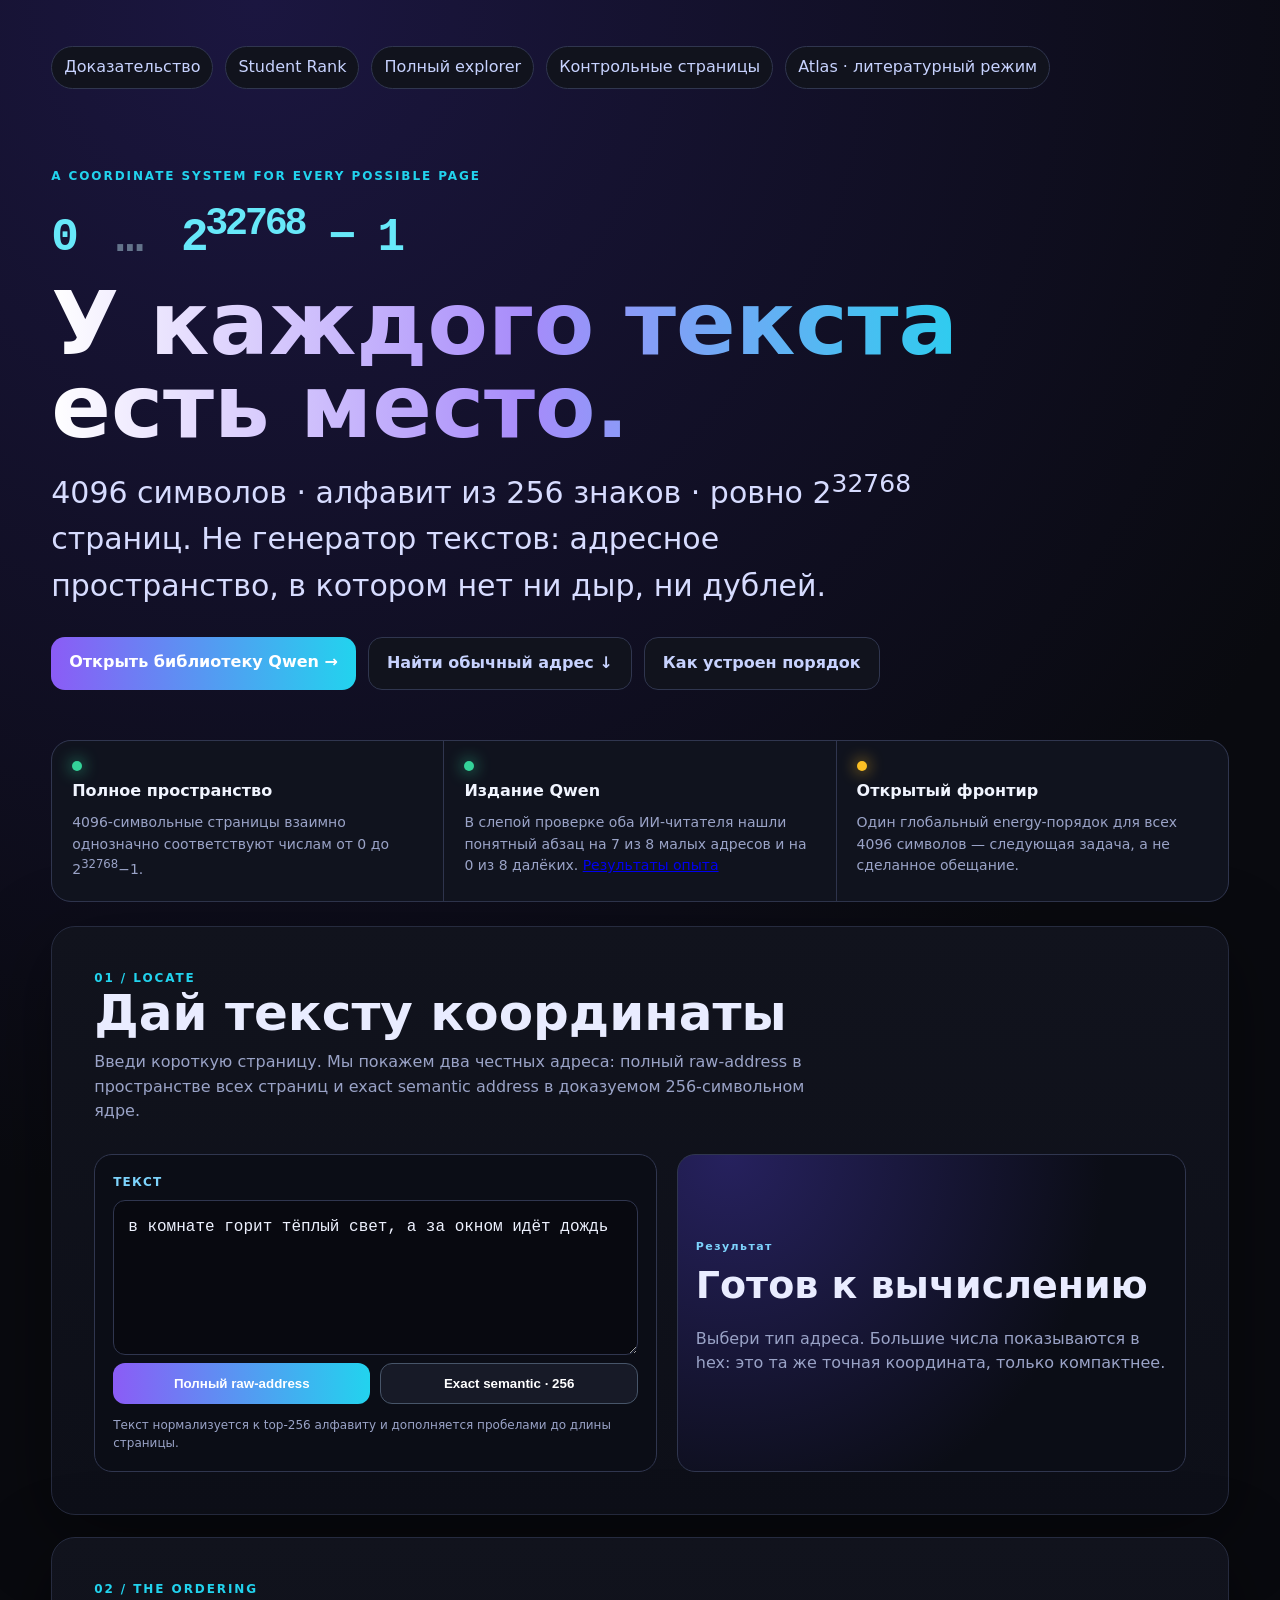
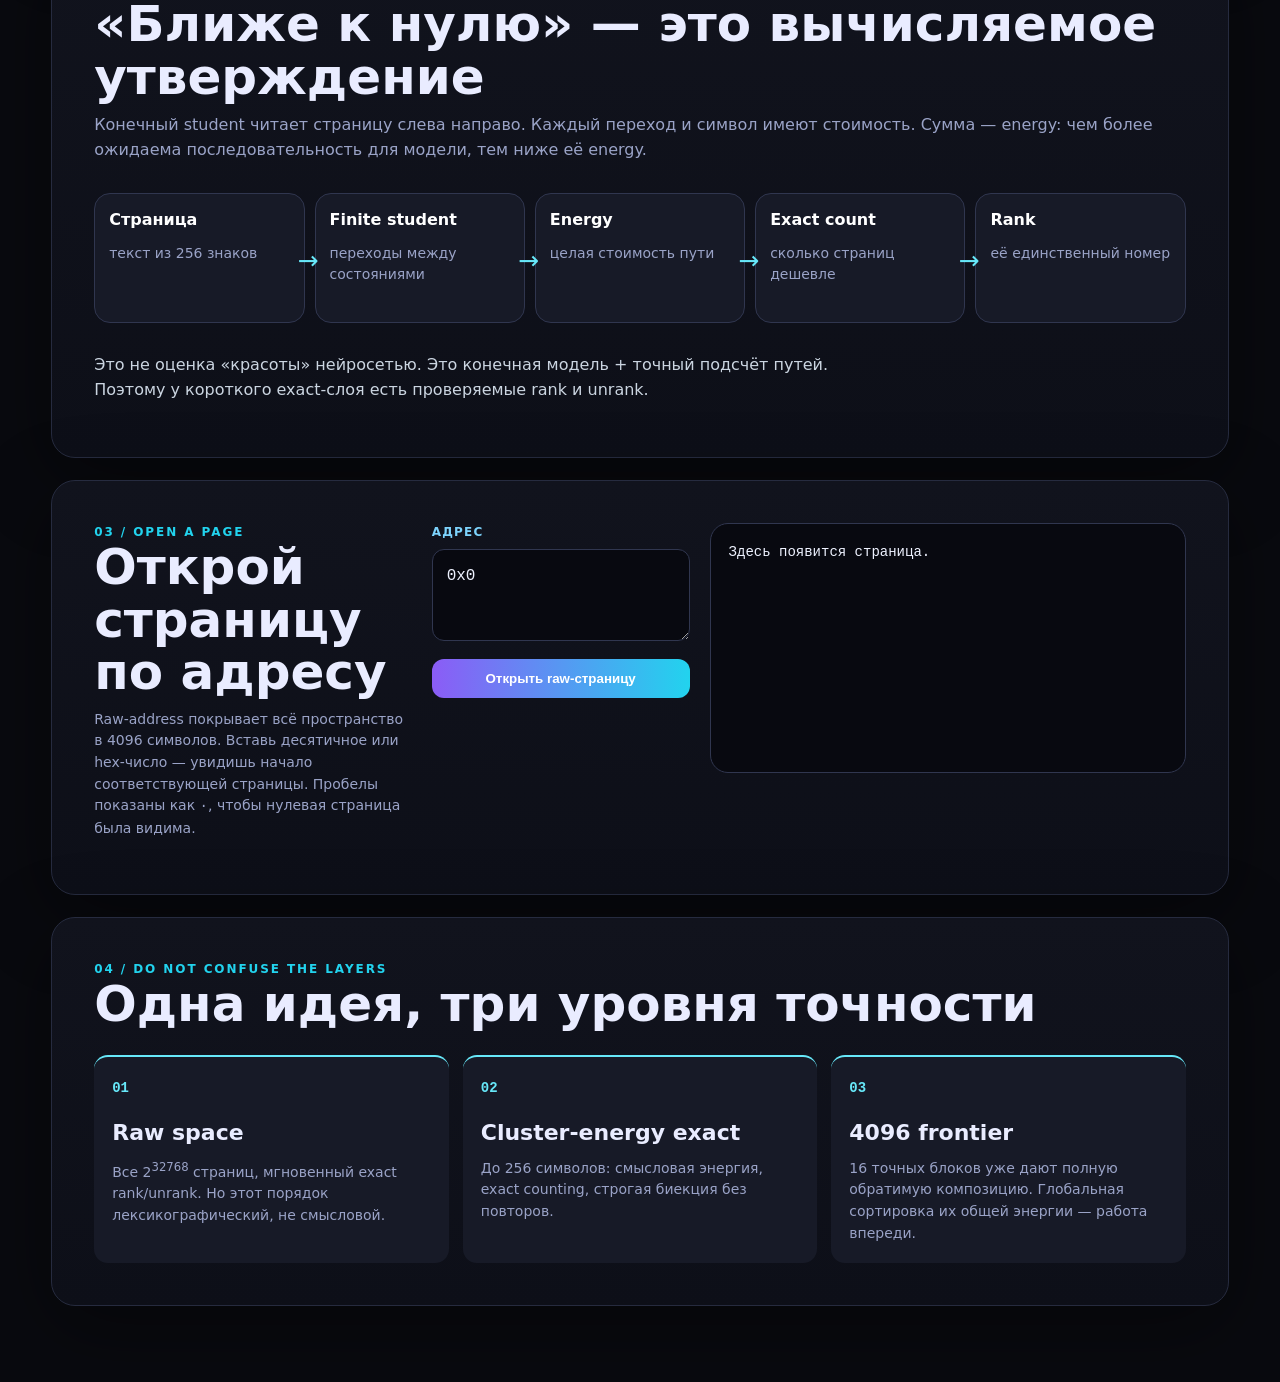
<file: site/index.html>
<!doctype html>
<html lang="ru">
<head>
  <meta charset="utf-8" />
  <meta name="viewport" content="width=device-width, initial-scale=1" />
  <title>Топология пространства всех текстов</title>
  <link rel="stylesheet" href="assets/style.css" />
</head>
<body>
  <main class="addressMain">
    <nav class="topnav" aria-label="Разделы проекта">
      <a href="proof.html">Доказательство</a><a href="student-rank.html">Student Rank</a><a href="search.html">Полный explorer</a><a href="walk.html">Контрольные страницы</a><a href="atlas.html">Atlas · литературный режим</a>
    </nav>

    <section class="hero addressHero">
      <div class="kicker">A coordinate system for every possible page</div>
      <p class="heroNumber">0 <span>…</span> 2<sup>32768</sup> − 1</p>
      <h1>У каждого текста<br>есть место.</h1>
      <p class="lead">4096 символов · алфавит из 256 знаков · ровно 2<sup>32768</sup> страниц. Не генератор текстов: адресное пространство, в котором нет ни дыр, ни дублей.</p>
      <div class="heroActions"><a class="heroButton" href="search.html?mode=qwen_reference_v1">Открыть библиотеку Qwen →</a><a class="quietButton" href="#locate">Найти обычный адрес ↓</a><a class="quietButton" href="#how">Как устроен порядок</a></div>
    </section>

    <section class="truthStrip" aria-label="Статус доказательств">
      <article><span class="truthDot proven"></span><strong>Полное пространство</strong><p>4096-символьные страницы взаимно однозначно соответствуют числам от 0 до 2<sup>32768</sup>−1.</p></article>
      <article><span class="truthDot proven"></span><strong>Издание Qwen</strong><p>В слепой проверке оба ИИ-читателя нашли понятный абзац на 7 из 8 малых адресов и на 0 из 8 далёких. <a href="search.html?mode=qwen_reference_v1#qwenFeatured">Результаты опыта</a></p></article>
      <article><span class="truthDot open"></span><strong>Открытый фронтир</strong><p>Один глобальный energy-порядок для всех 4096 символов — следующая задача, а не сделанное обещание.</p></article>
    </section>

    <section id="locate" class="instrument panel">
      <div class="instrumentIntro"><div class="kicker">01 / Locate</div><h2>Дай тексту координаты</h2><p>Введи короткую страницу. Мы покажем два честных адреса: полный raw-address в пространстве всех страниц и exact semantic address в доказуемом 256-символьном ядре.</p></div>
      <div class="instrumentGrid">
        <div class="inputSide">
          <label for="addressText">Текст</label>
          <textarea id="addressText" spellcheck="false">в комнате горит тёплый свет, а за окном идёт дождь</textarea>
          <div class="buttonRow"><button id="rawLocate" type="button">Полный raw-address</button><button id="semanticLocate" type="button" class="secondaryAction">Exact semantic · 256</button></div>
          <p class="fieldNote">Текст нормализуется к top-256 алфавиту и дополняется пробелами до длины страницы.</p>
        </div>
        <div class="answerSide" aria-live="polite">
          <div class="answerLabel">Результат</div><div id="locateStatus" class="answerTitle">Готов к вычислению</div>
          <div id="locateFacts" class="answerFacts"><p>Выбери тип адреса. Большие числа показываются в hex: это та же точная координата, только компактнее.</p></div>
        </div>
      </div>
    </section>

    <section id="how" class="panel explanation">
      <div><div class="kicker">02 / The ordering</div><h2>«Ближе к нулю» — это вычисляемое утверждение</h2><p>Конечный student читает страницу слева направо. Каждый переход и символ имеют стоимость. Сумма — energy: чем более ожидаема последовательность для модели, тем ниже её energy.</p></div>
      <ol class="energyFlow"><li><b>Страница</b><span>текст из 256 знаков</span></li><li><b>Finite student</b><span>переходы между состояниями</span></li><li><b>Energy</b><span>целая стоимость пути</span></li><li><b>Exact count</b><span>сколько страниц дешевле</span></li><li><b>Rank</b><span>её единственный номер</span></li></ol>
      <p class="caveat">Это не оценка «красоты» нейросетью. Это конечная модель + точный подсчёт путей. Поэтому у короткого exact-слоя есть проверяемые rank и unrank.</p>
    </section>

    <section class="panel addressReader">
      <div class="readerIntro"><div class="kicker">03 / Open a page</div><h2>Открой страницу по адресу</h2><p>Raw-address покрывает всё пространство в 4096 символов. Вставь десятичное или hex-число — увидишь начало соответствующей страницы. Пробелы показаны как <code>·</code>, чтобы нулевая страница была видима.</p></div>
      <div class="readerControls"><label for="rankInput">Адрес</label><textarea id="rankInput" spellcheck="false">0x0</textarea><button id="openRaw" type="button">Открыть raw-страницу</button></div>
      <pre id="pageResult" class="page addressPage">Здесь появится страница.</pre>
    </section>

    <section class="panel comparison">
      <div class="kicker">04 / Do not confuse the layers</div><h2>Одна идея, три уровня точности</h2>
      <div class="layerGrid">
        <article><span>01</span><h3>Raw space</h3><p>Все 2<sup>32768</sup> страниц, мгновенный exact rank/unrank. Но этот порядок лексикографический, не смысловой.</p></article>
        <article><span>02</span><h3>Cluster-energy exact</h3><p>До 256 символов: смысловая энергия, exact counting, строгая биекция без повторов.</p></article>
        <article><span>03</span><h3>4096 frontier</h3><p>16 точных блоков уже дают полную обратимую композицию. Глобальная сортировка их общей энергии — работа впереди.</p></article>
      </div>
    </section>
  </main>
  <script src="assets/address-space.js?v=20260817"></script>
</body>
</html>
</file>
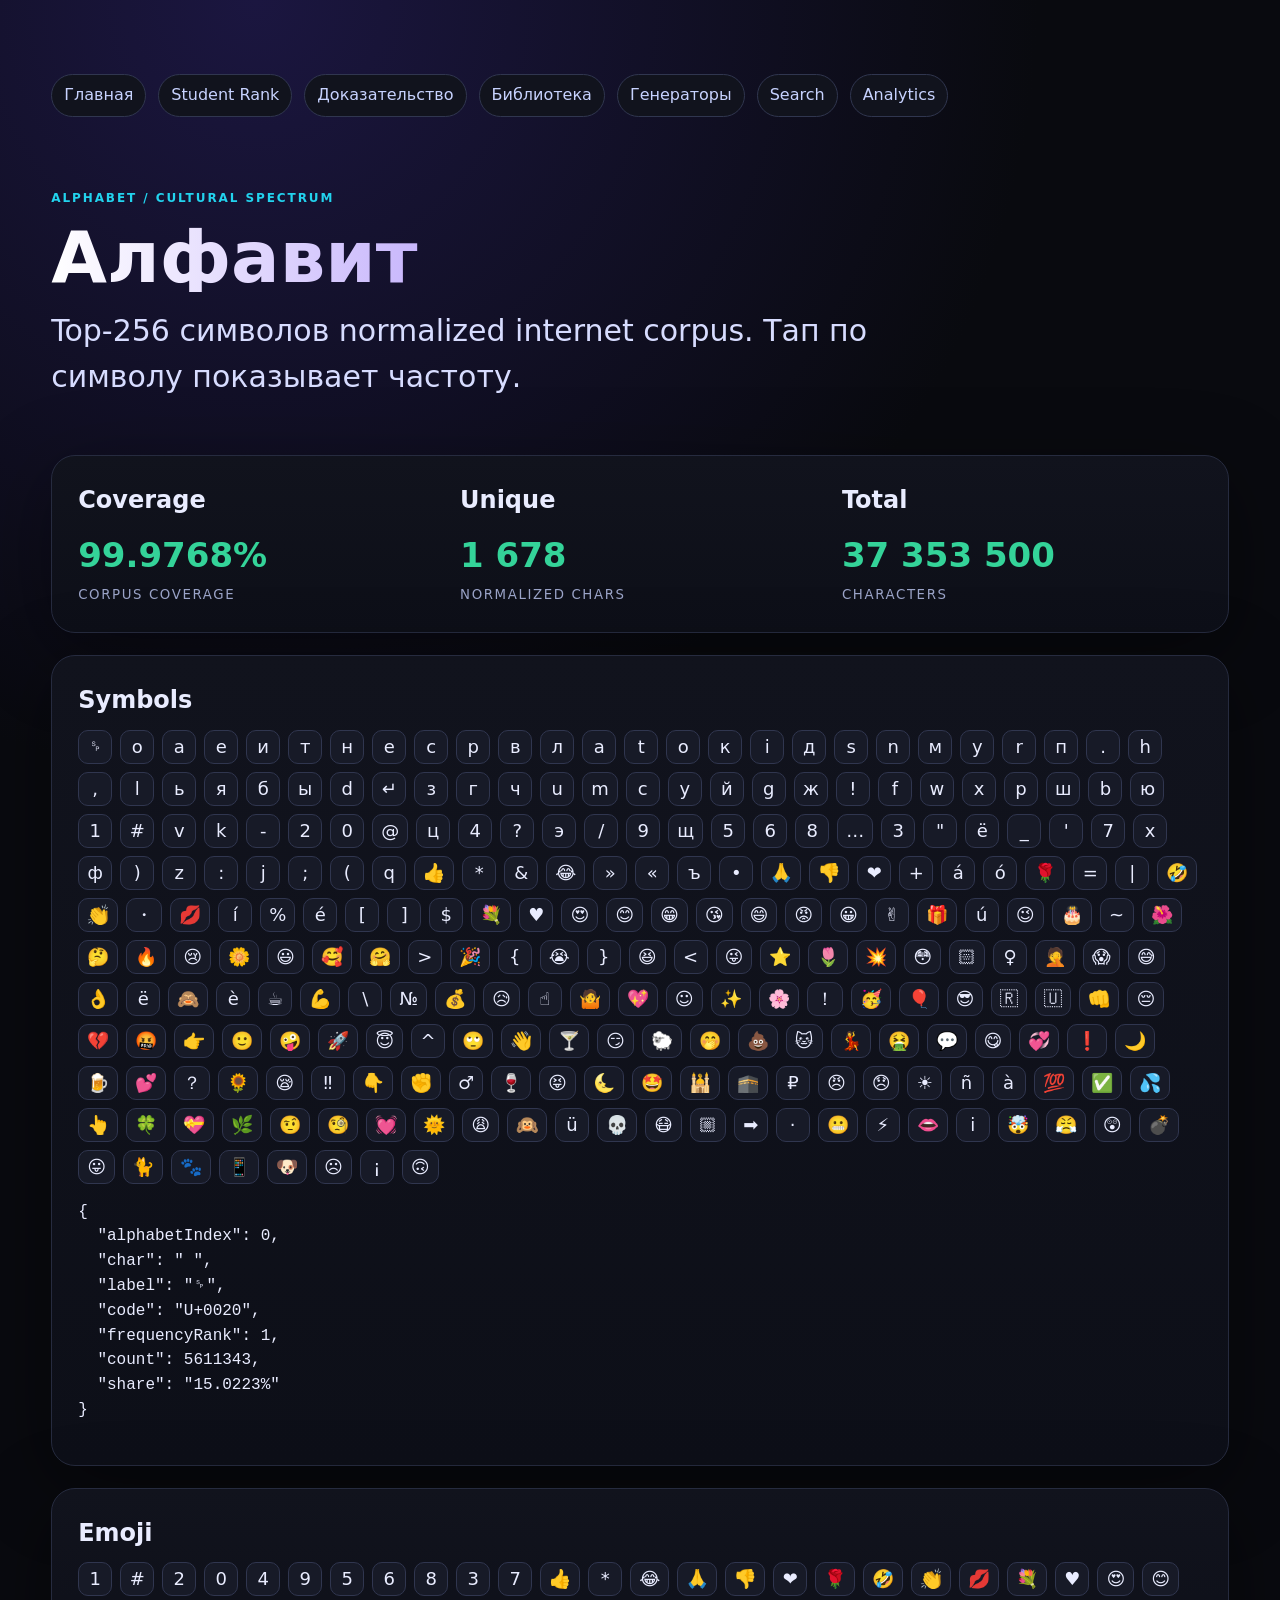
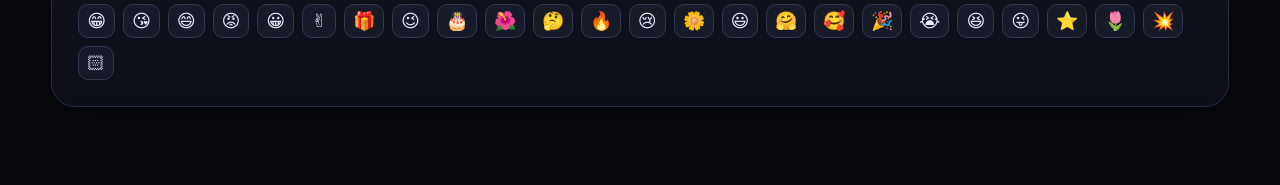
<file: site/alphabet.html>
<!doctype html>
<html lang="ru">
<head><meta charset="utf-8" /><meta name="viewport" content="width=device-width, initial-scale=1" /><title>Babel — Alphabet</title><link rel="stylesheet" href="assets/style.css" /></head>
<body><main>
  <nav class="topnav"><a href="/">Главная</a><a href="student-rank.html">Student Rank</a><a href="proof.html">Доказательство</a><a href="library.html">Библиотека</a><a href="generate.html">Генераторы</a><a href="search.html">Search</a><a href="analytics.html">Analytics</a></nav>
  <section class="hero compact"><div class="kicker">Alphabet / cultural spectrum</div><h1>Алфавит</h1><p class="lead">Top-256 символов normalized internet corpus. Тап по символу показывает частоту.</p></section>
  <section class="panel grid"><div><h2>Coverage</h2><div class="stat"><span id="coverage">…</span><small>corpus coverage</small></div></div><div><h2>Unique</h2><div class="stat"><span id="unique">…</span><small>normalized chars</small></div></div><div><h2>Total</h2><div class="stat"><span id="total">…</span><small>characters</small></div></div></section>
  <section class="panel"><h2>Symbols</h2><div id="alphabet" class="alphabet"></div><pre id="charInfo" class="result smallResult"></pre></section>
  <section class="panel"><h2>Emoji</h2><div id="emoji" class="emoji"></div></section>
</main><script src="assets/shared.js"></script><script src="assets/alphabet.js"></script></body></html>
</file>
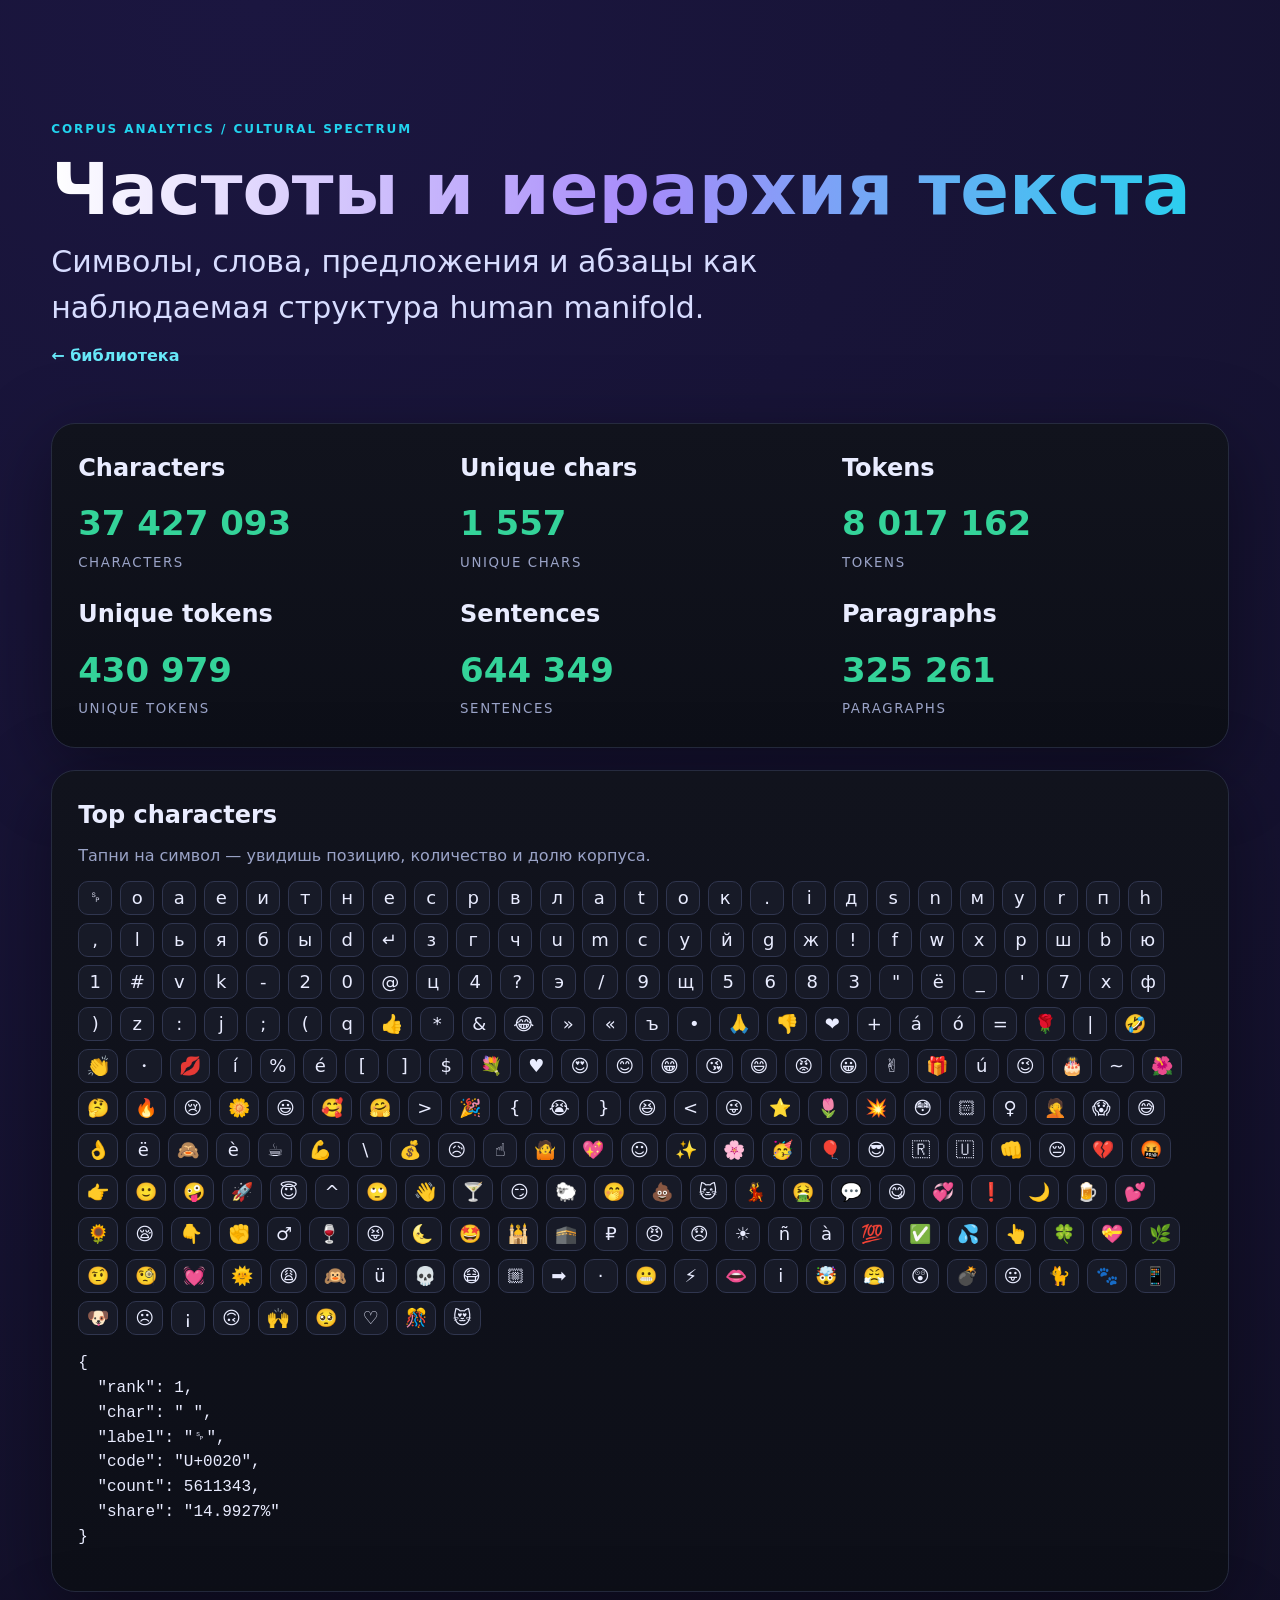
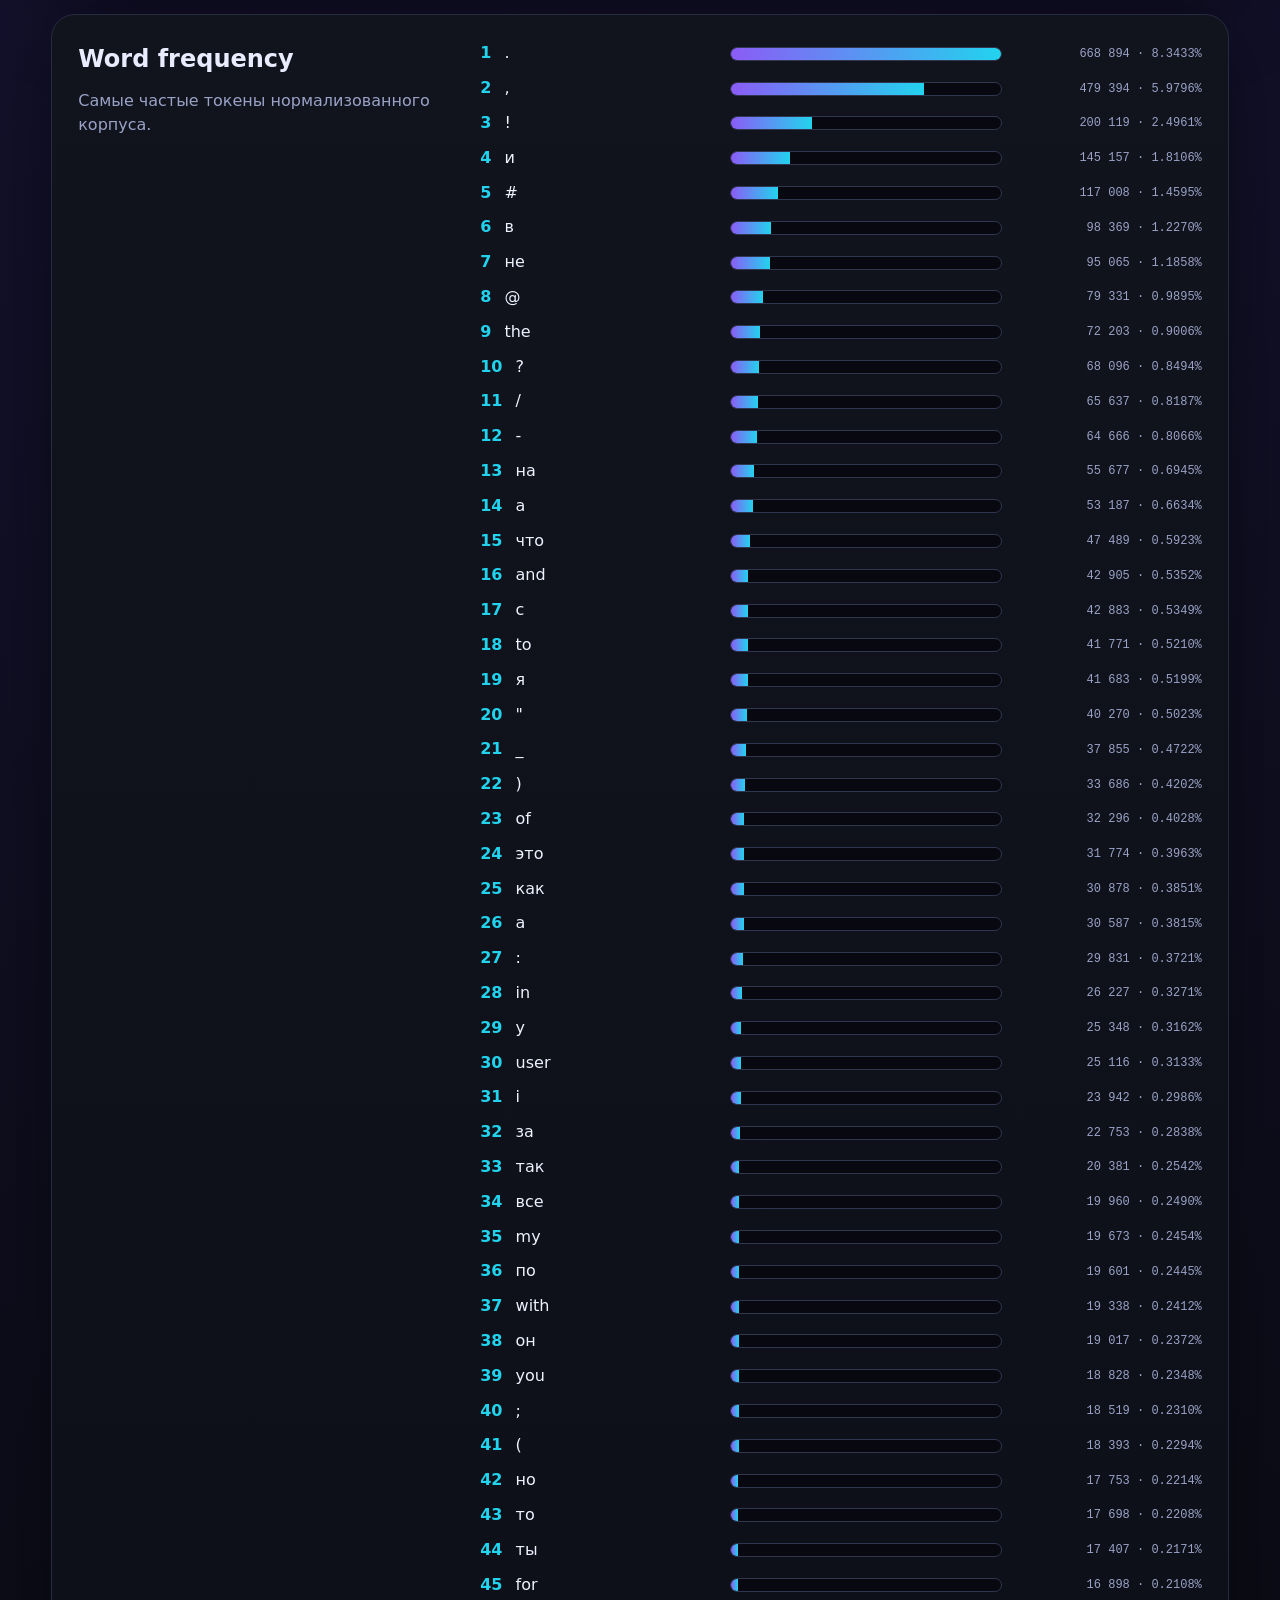
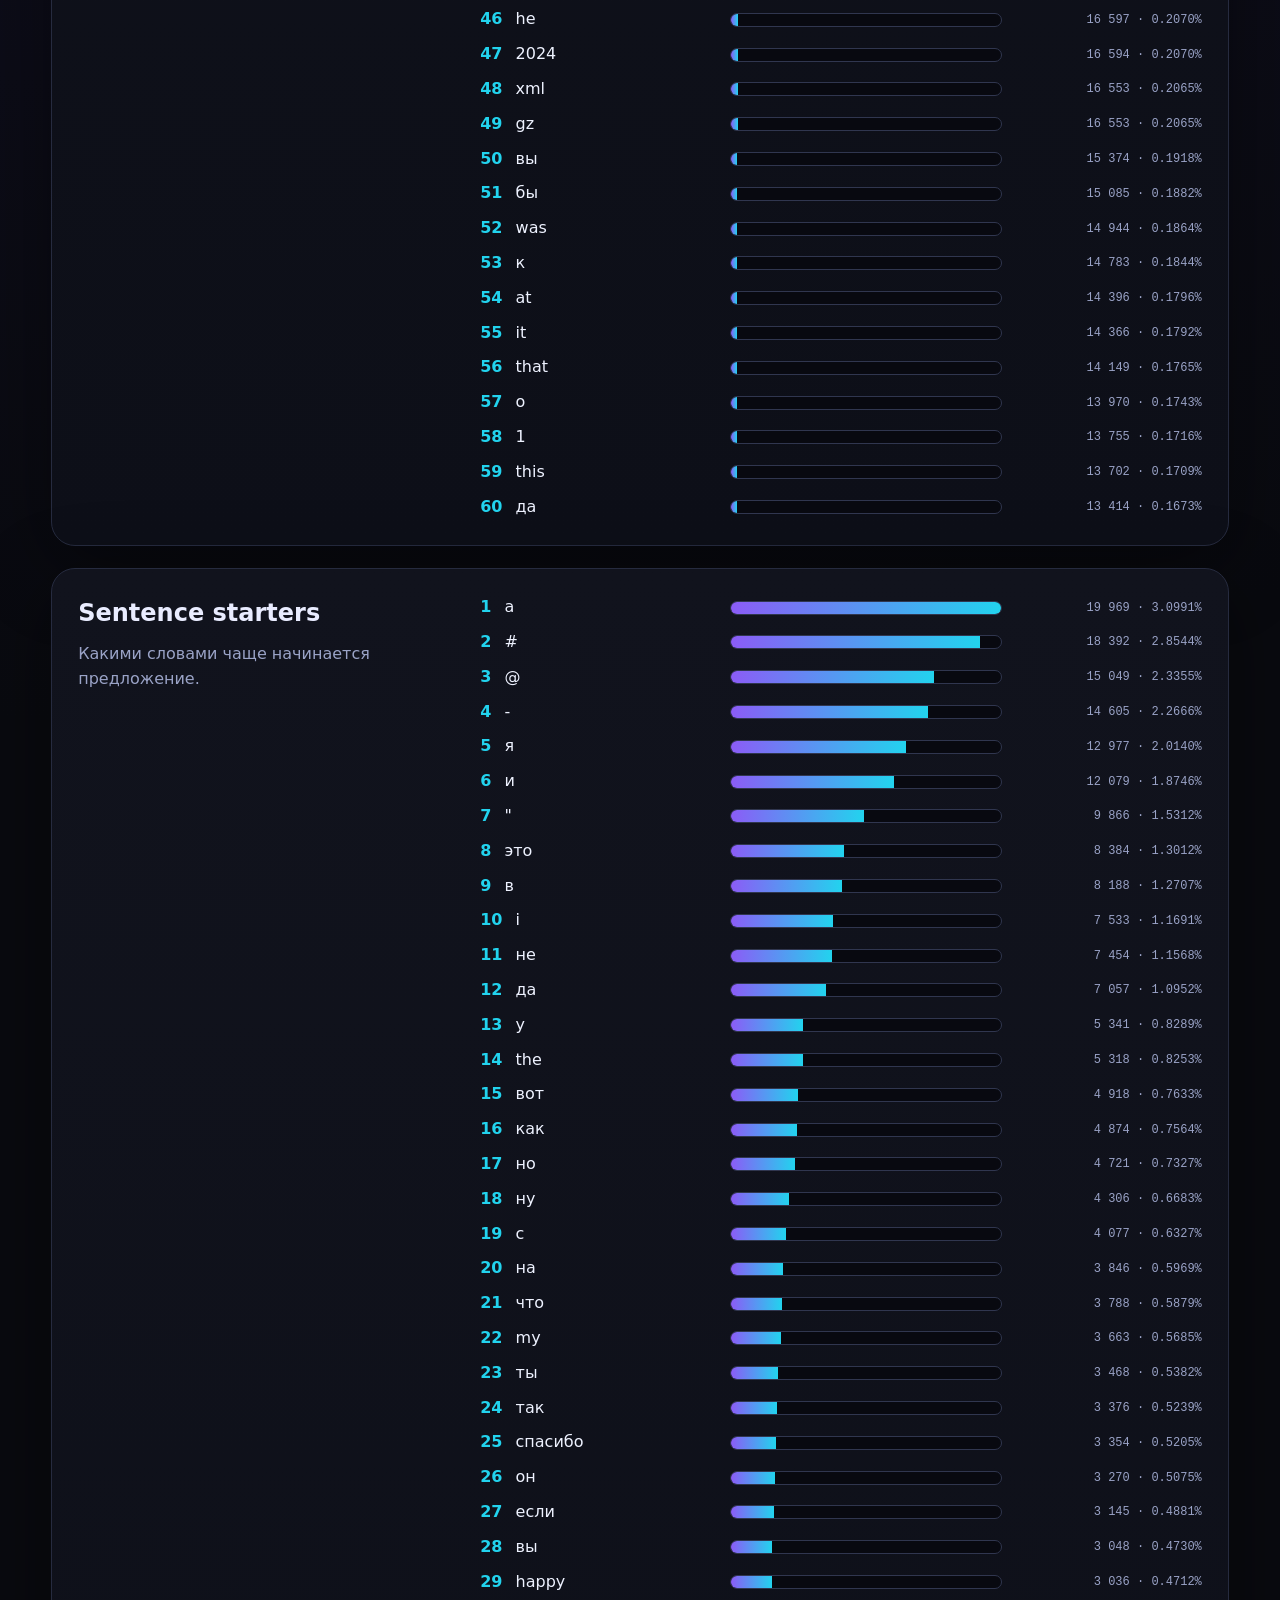
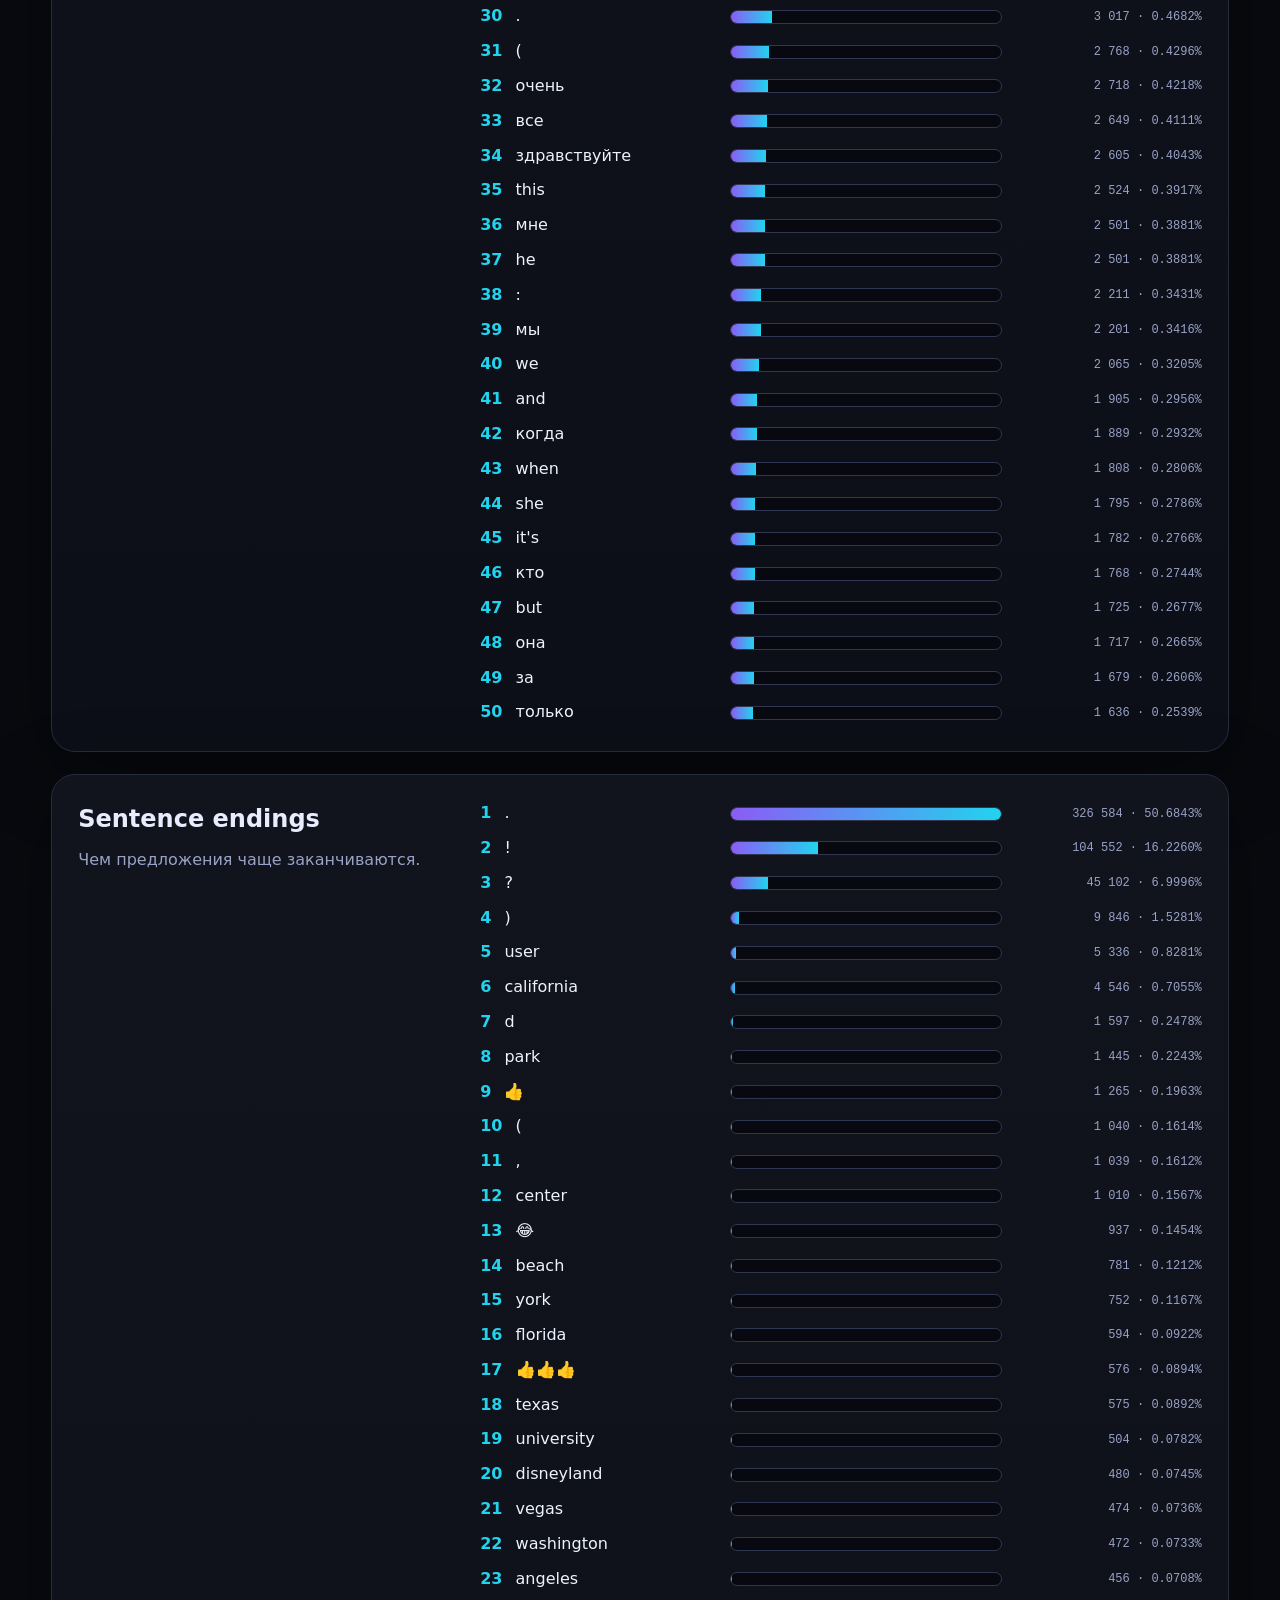
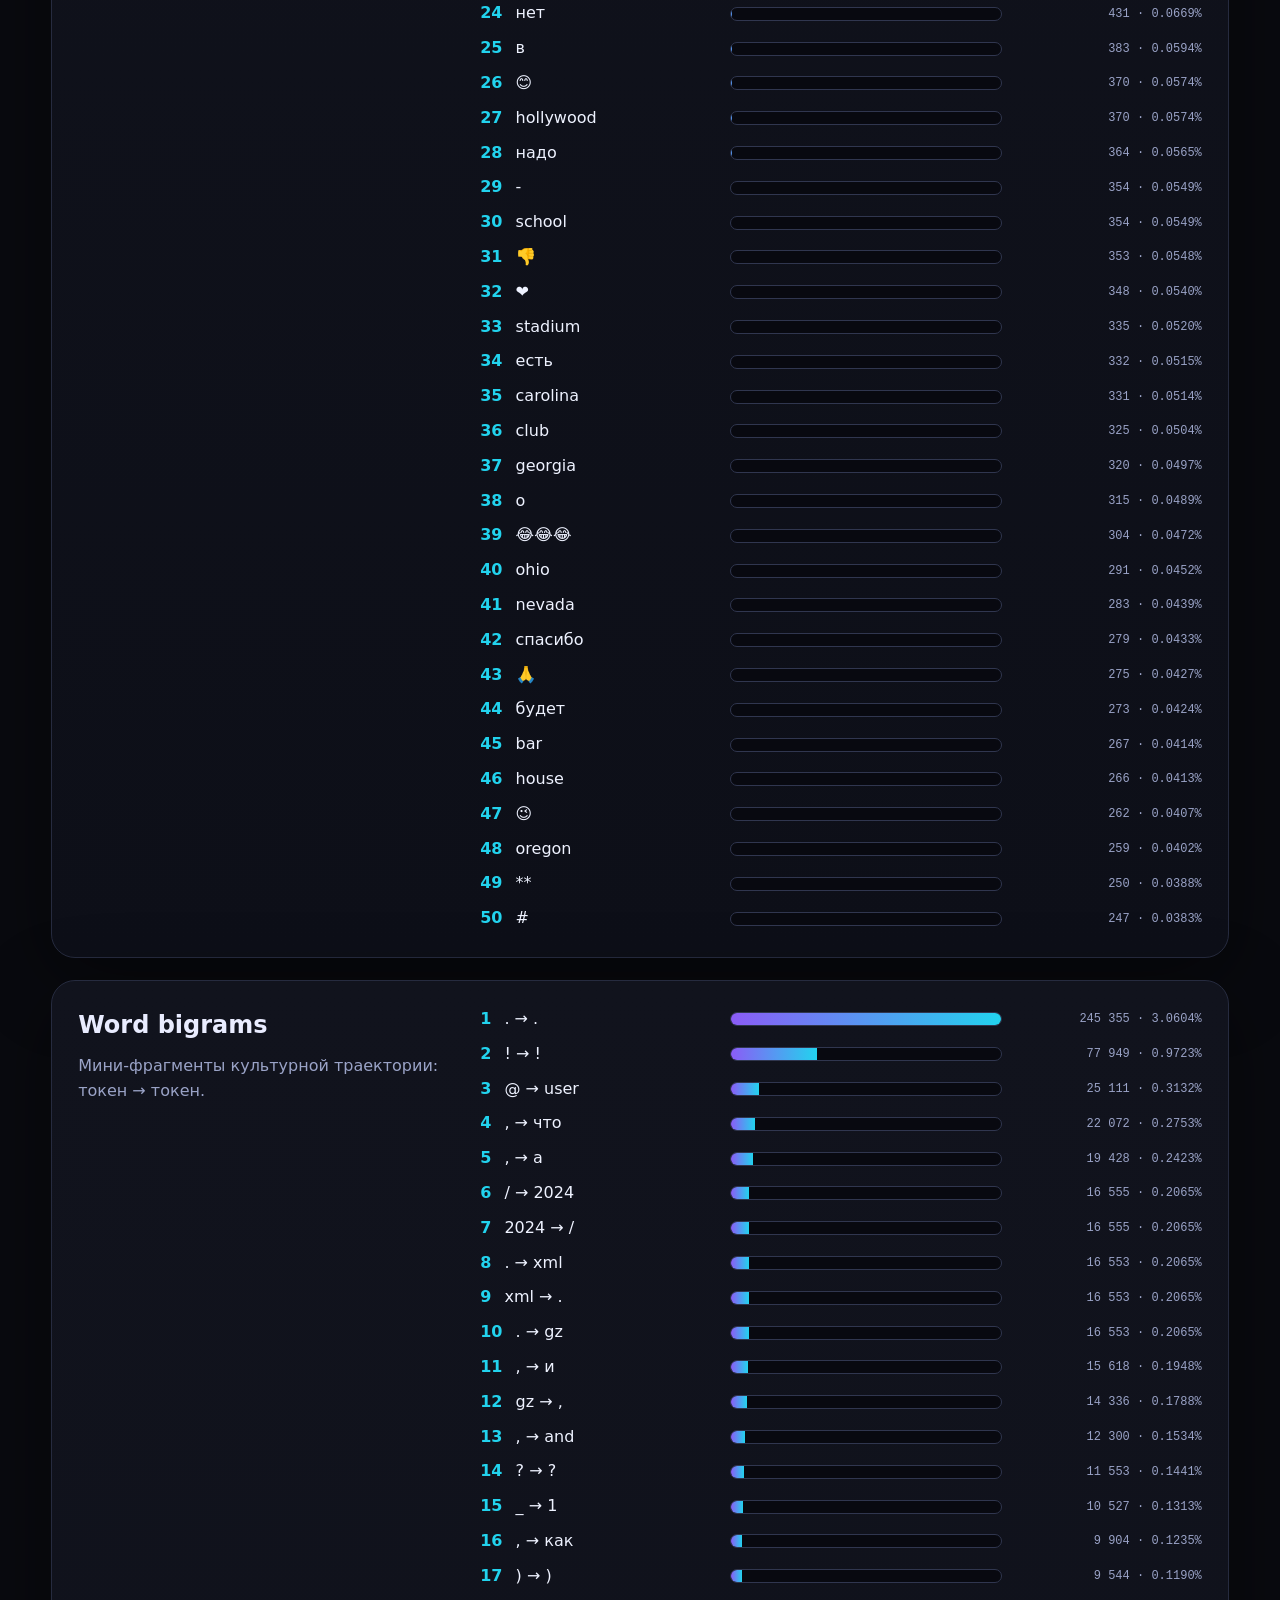
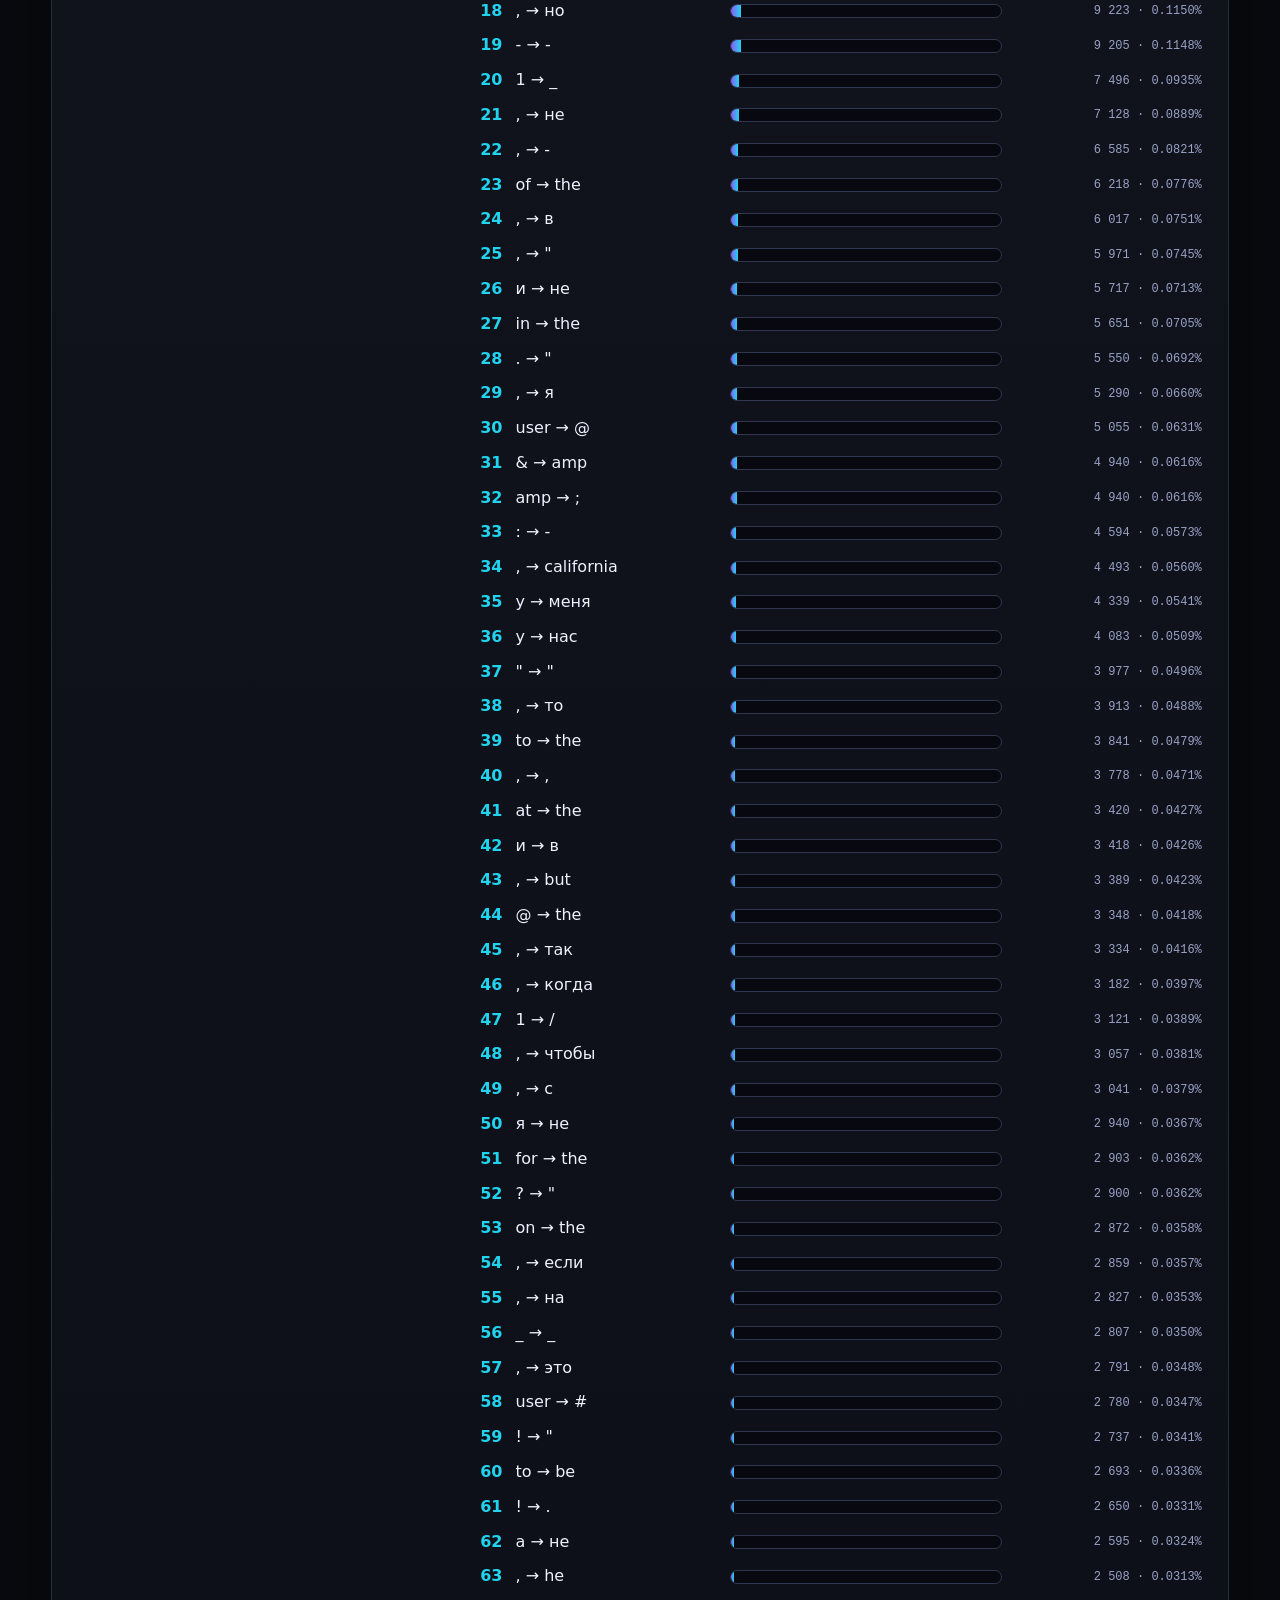
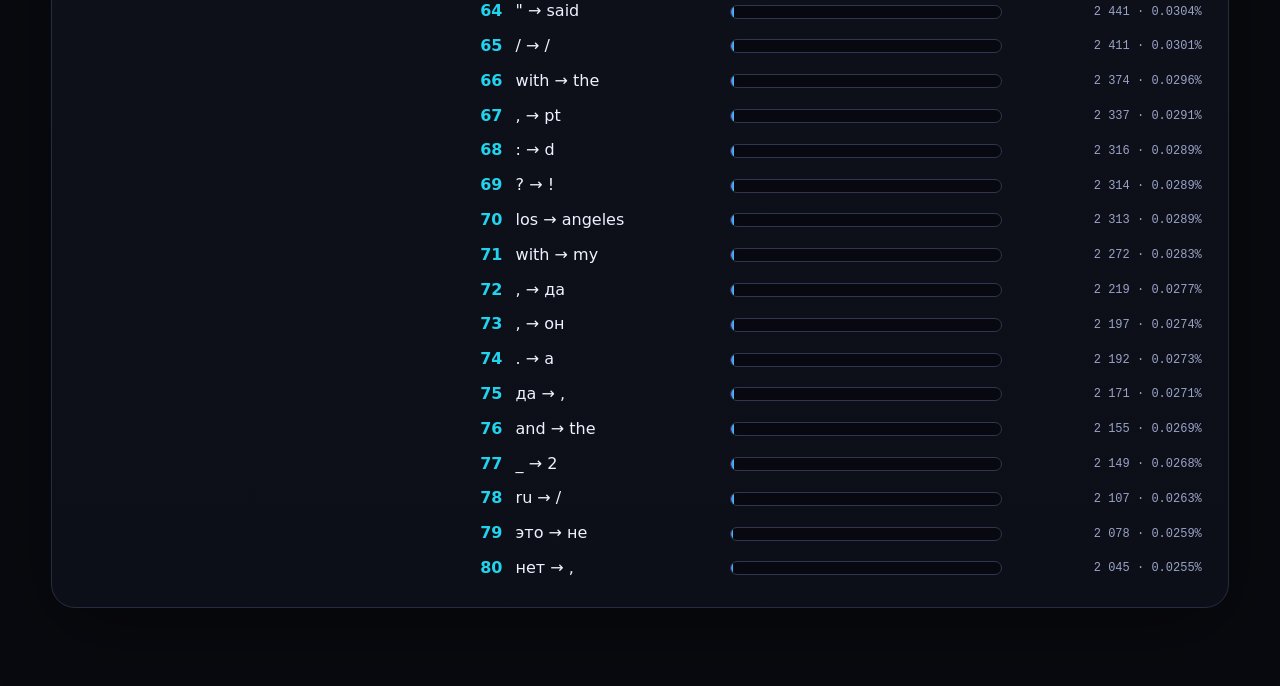
<file: site/analytics.html>
<!doctype html>
<html lang="ru">
<head>
  <meta charset="utf-8" />
  <meta name="viewport" content="width=device-width, initial-scale=1" />
  <title>Babel Analytics — frequencies</title>
  <link rel="stylesheet" href="assets/style.css" />
</head>
<body>
  <main>
    <section class="hero compact">
      <div class="kicker">Corpus analytics / cultural spectrum</div>
      <h1>Частоты и иерархия текста</h1>
      <p class="lead">Символы, слова, предложения и абзацы как наблюдаемая структура human manifold.</p>
      <p><a class="link" href="/">← библиотека</a></p>
    </section>

    <section class="panel grid" id="summary"></section>

    <section class="panel">
      <h2>Top characters</h2>
      <p>Тапни на символ — увидишь позицию, количество и долю корпуса.</p>
      <div id="charGrid" class="alphabet"></div>
      <pre id="charInfo" class="result smallResult"></pre>
    </section>

    <section class="panel grid2">
      <div>
        <h2>Word frequency</h2>
        <p>Самые частые токены нормализованного корпуса.</p>
      </div>
      <div id="wordChart" class="bars"></div>
    </section>

    <section class="panel grid2">
      <div>
        <h2>Sentence starters</h2>
        <p>Какими словами чаще начинается предложение.</p>
      </div>
      <div id="starterChart" class="bars"></div>
    </section>

    <section class="panel grid2">
      <div>
        <h2>Sentence endings</h2>
        <p>Чем предложения чаще заканчиваются.</p>
      </div>
      <div id="endingChart" class="bars"></div>
    </section>

    <section class="panel grid2">
      <div>
        <h2>Word bigrams</h2>
        <p>Мини-фрагменты культурной траектории: токен → токен.</p>
      </div>
      <div id="bigramChart" class="bars"></div>
    </section>
  </main>
  <script src="assets/analytics.js"></script>
</body>
</html>
</file>
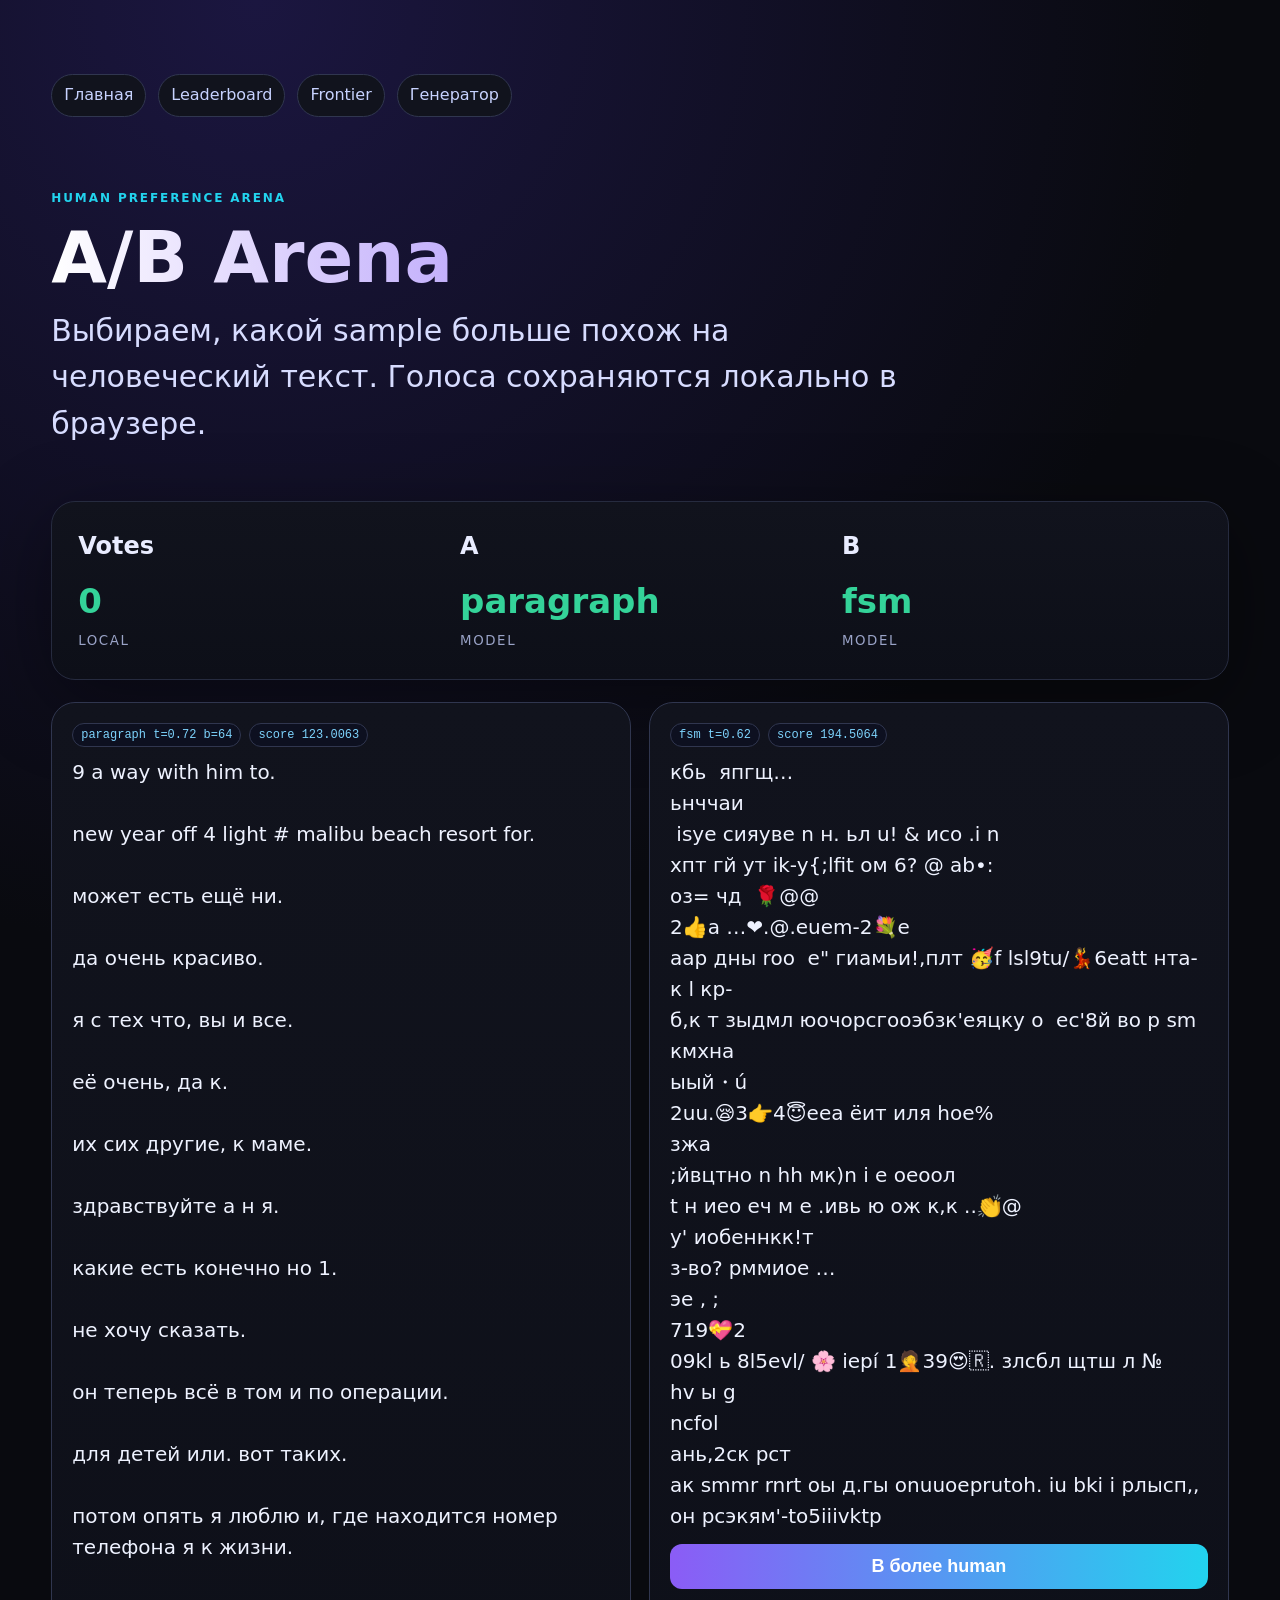
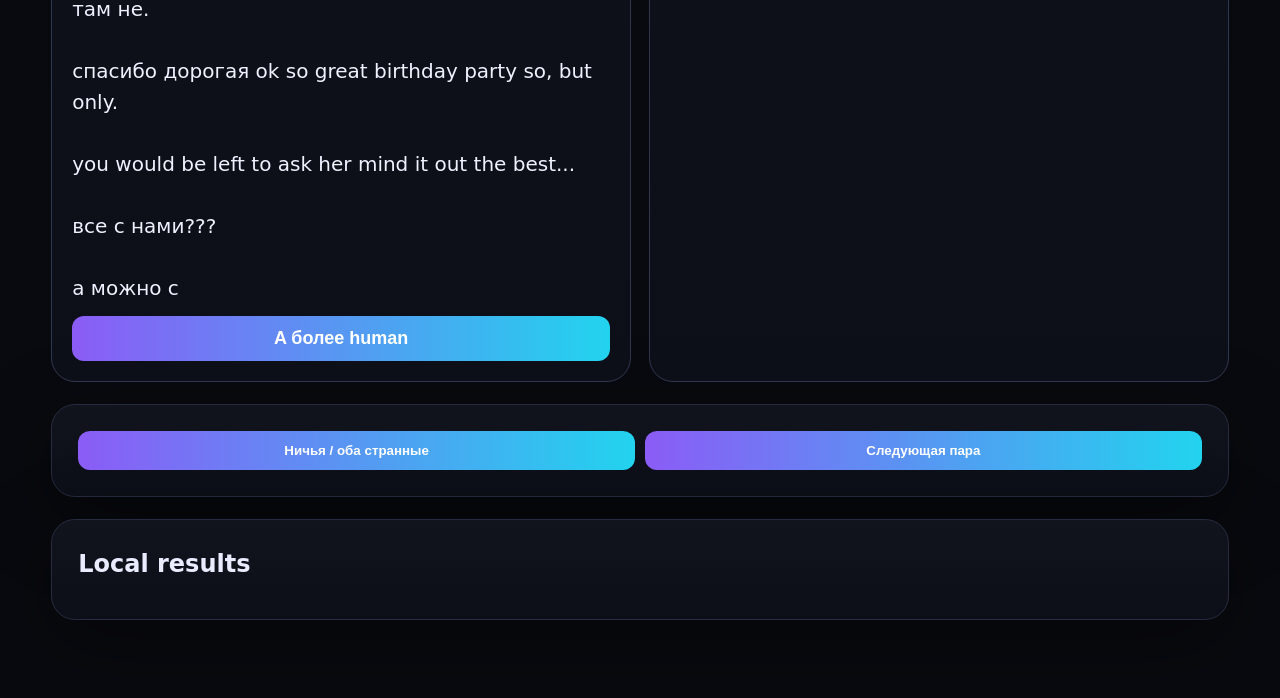
<file: site/arena.html>
<!doctype html>
<html lang="ru">
<head><meta charset="utf-8" /><meta name="viewport" content="width=device-width, initial-scale=1" /><title>Babel — Arena</title><link rel="stylesheet" href="assets/style.css" /></head>
<body><main>
<nav class="topnav"><a href="/">Главная</a><a href="leaderboard.html">Leaderboard</a><a href="frontier.html">Frontier</a><a href="generate.html">Генератор</a></nav>
<section class="hero compact"><div class="kicker">Human preference arena</div><h1>A/B Arena</h1><p class="lead">Выбираем, какой sample больше похож на человеческий текст. Голоса сохраняются локально в браузере.</p></section>
<section class="panel grid"><div><h2>Votes</h2><div class="stat"><span id="votesCount">0</span><small>local</small></div></div><div><h2>A</h2><div class="stat"><span id="modelA">…</span><small>model</small></div></div><div><h2>B</h2><div class="stat"><span id="modelB">…</span><small>model</small></div></div></section>
<section class="arenaGrid"><article class="arenaCard" id="cardA"><div class="frontierMeta" id="metaA"></div><p id="textA"></p><button id="voteA">A более human</button></article><article class="arenaCard" id="cardB"><div class="frontierMeta" id="metaB"></div><p id="textB"></p><button id="voteB">B более human</button></article></section>
<section class="panel"><div class="buttonRow"><button id="tieBtn">Ничья / оба странные</button><button id="nextPair">Следующая пара</button></div></section>
<section class="panel"><h2>Local results</h2><div id="results" class="leaderTable"></div></section>
</main><script src="assets/arena.js?v=20260518"></script></body></html>
</file>
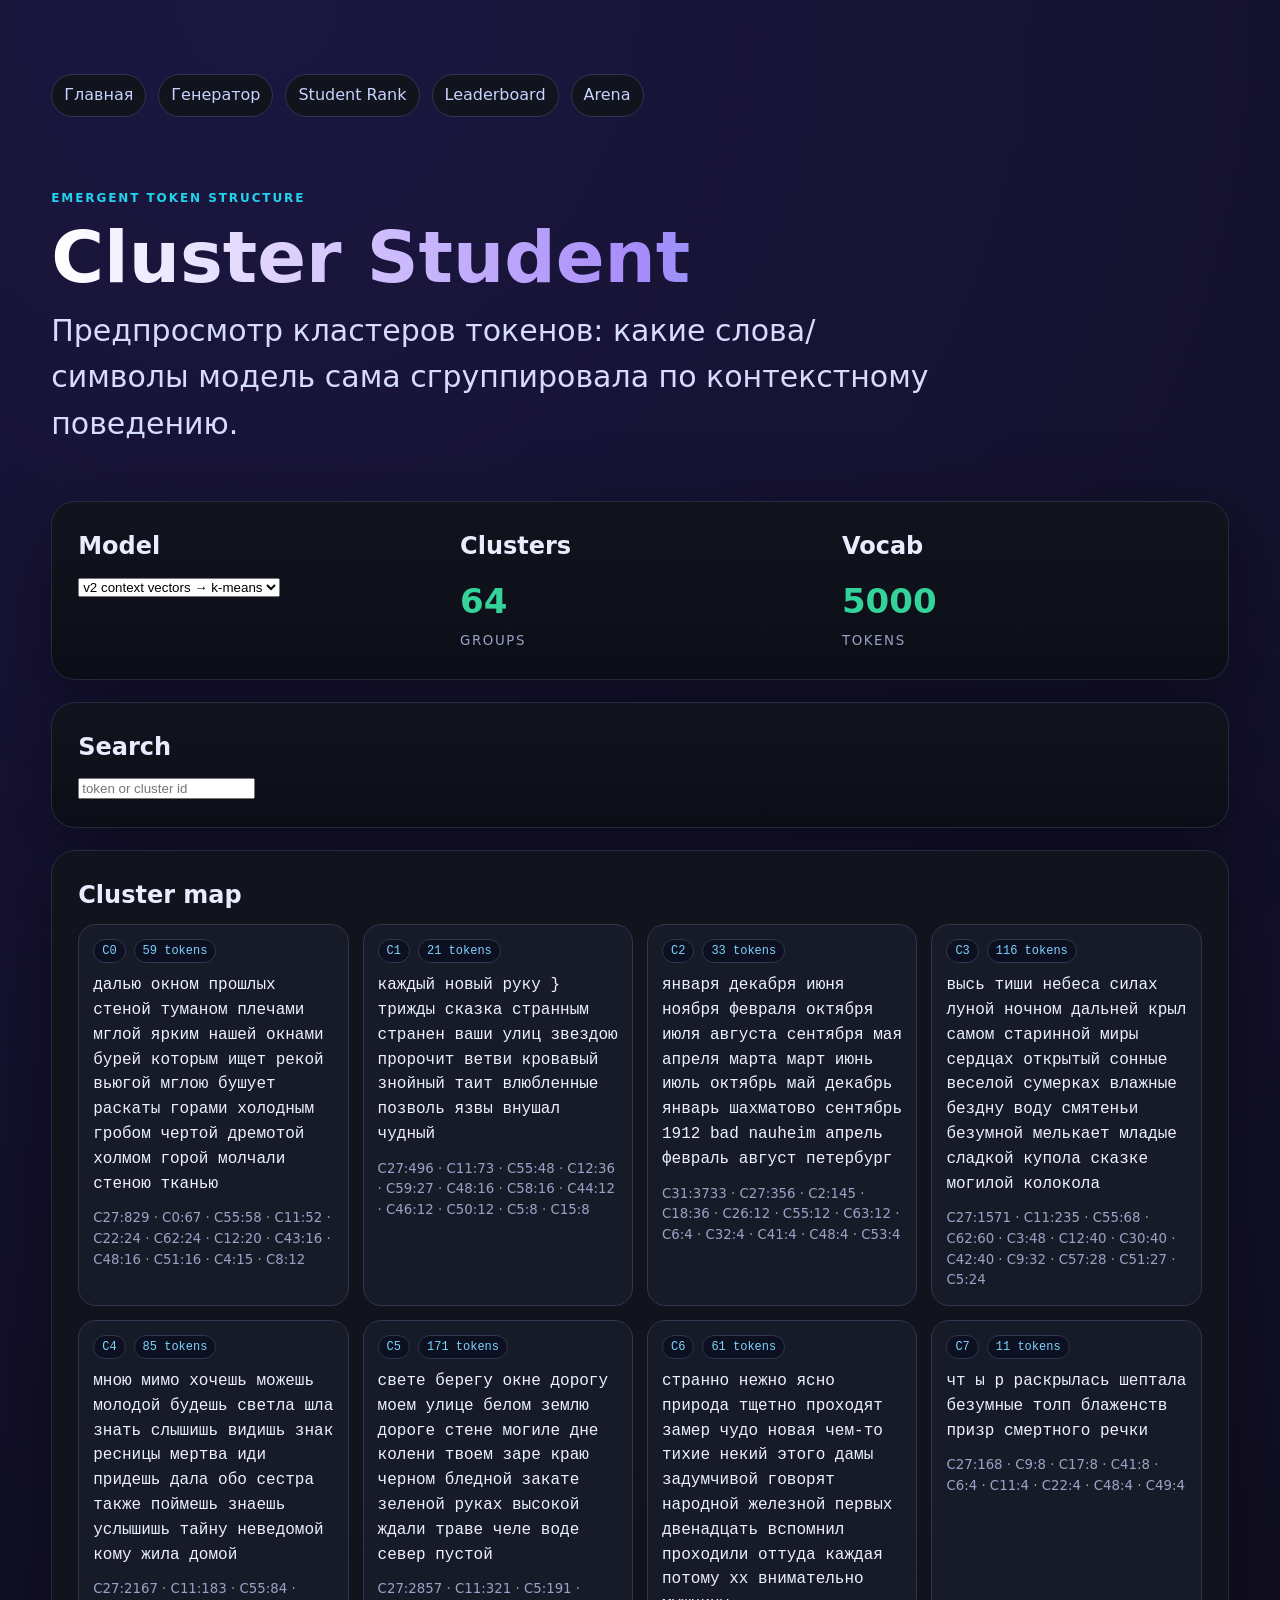
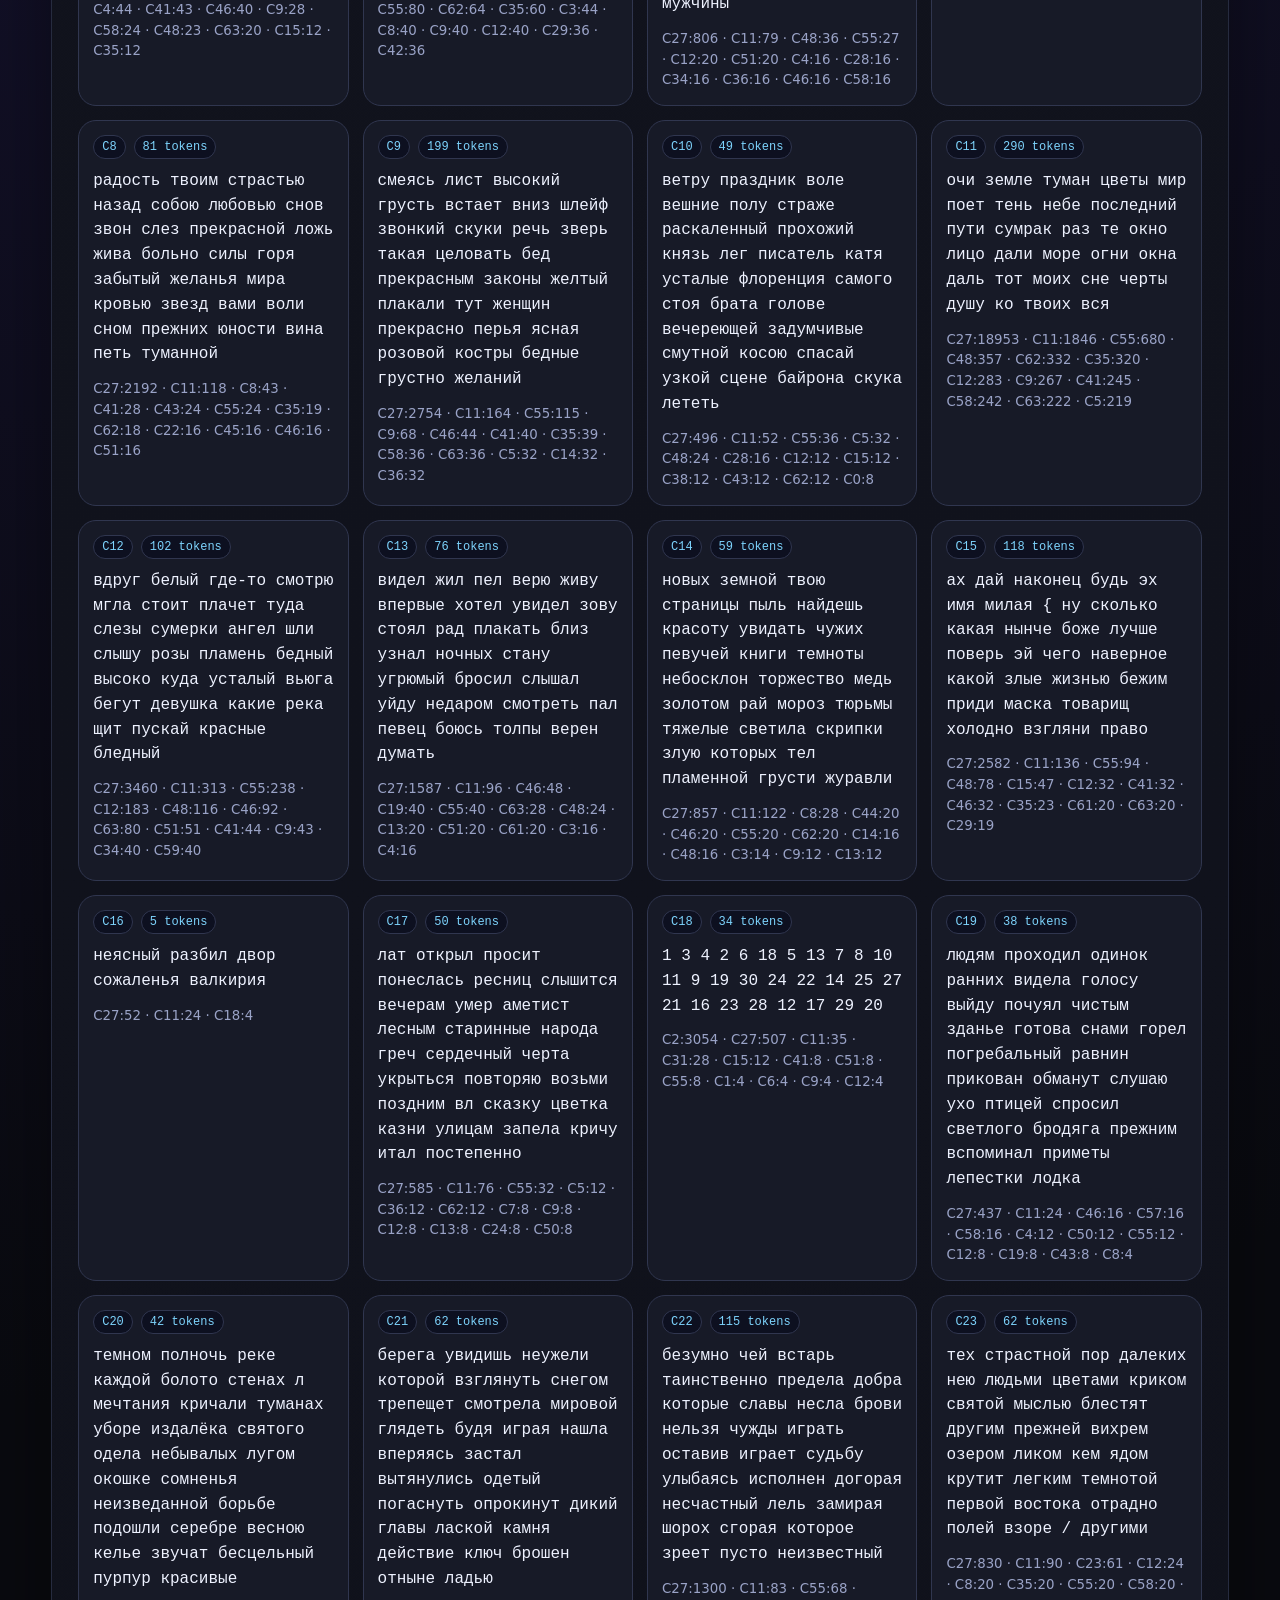
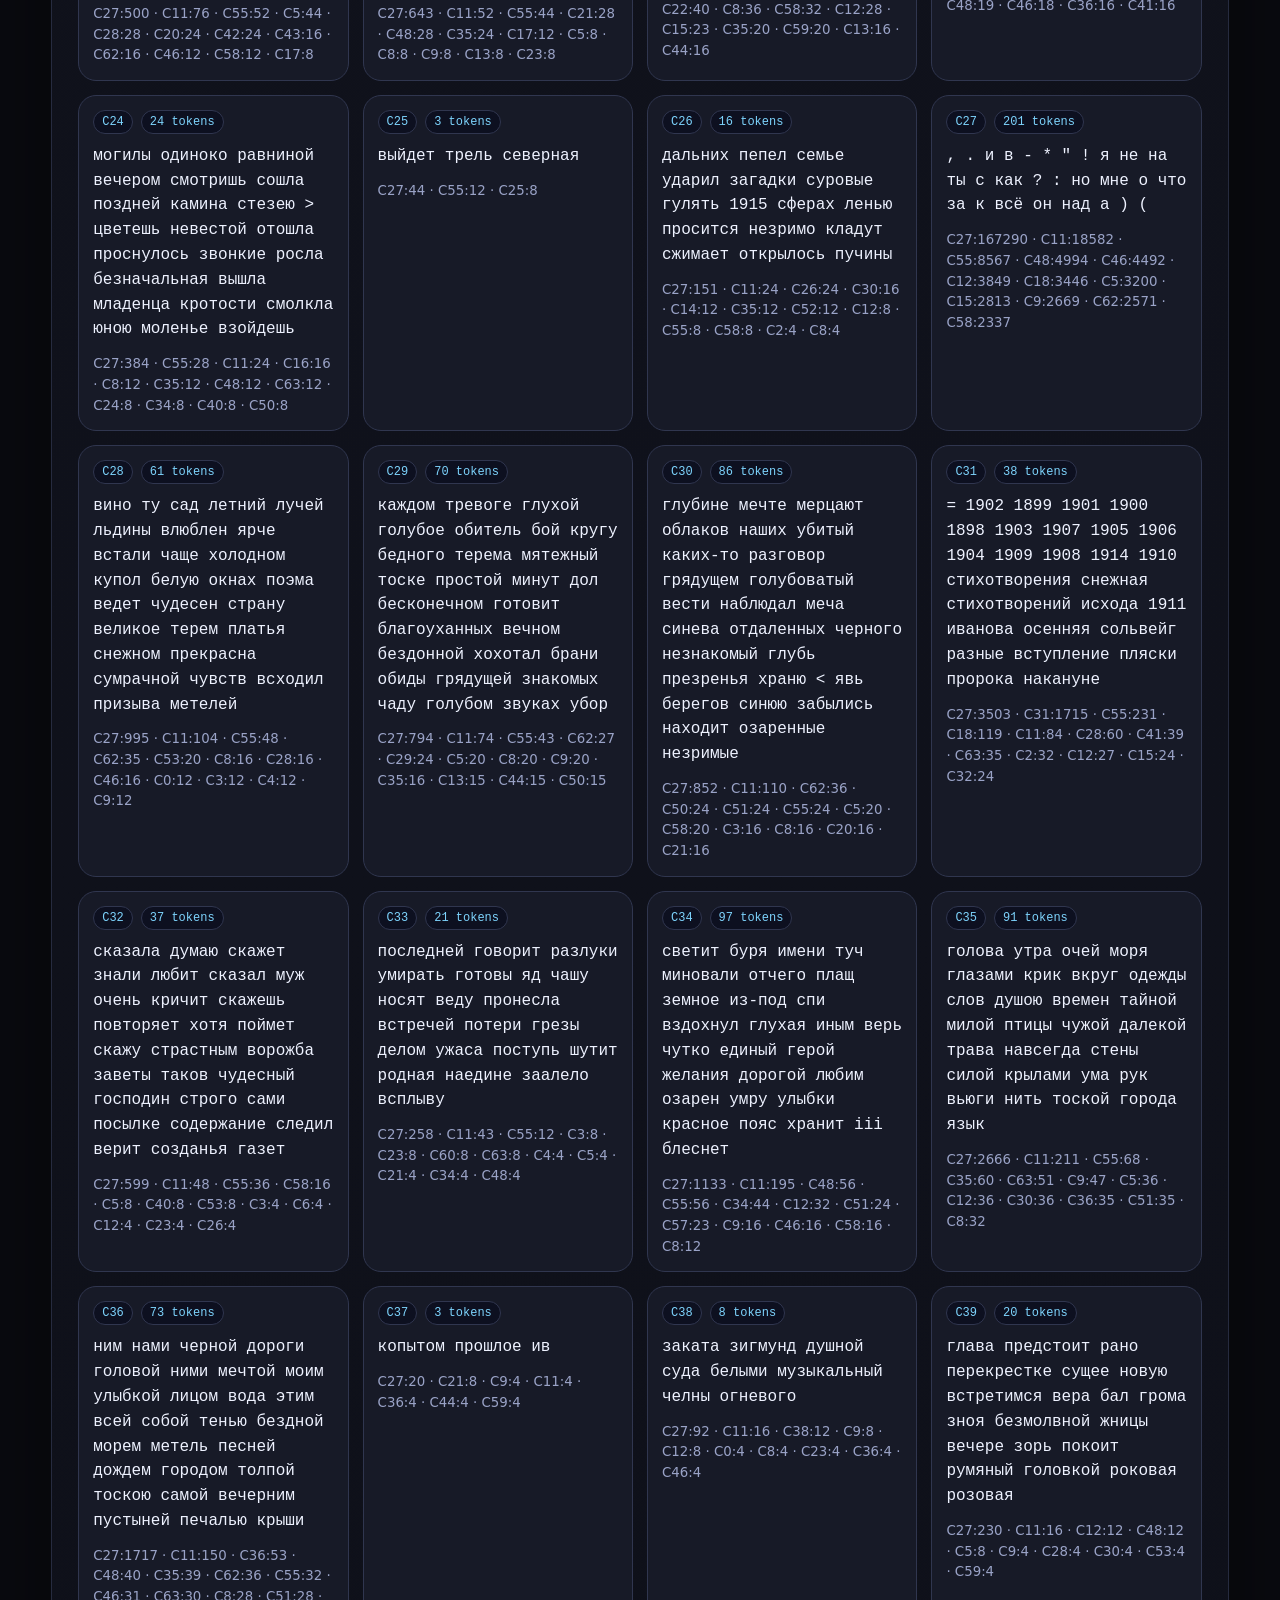
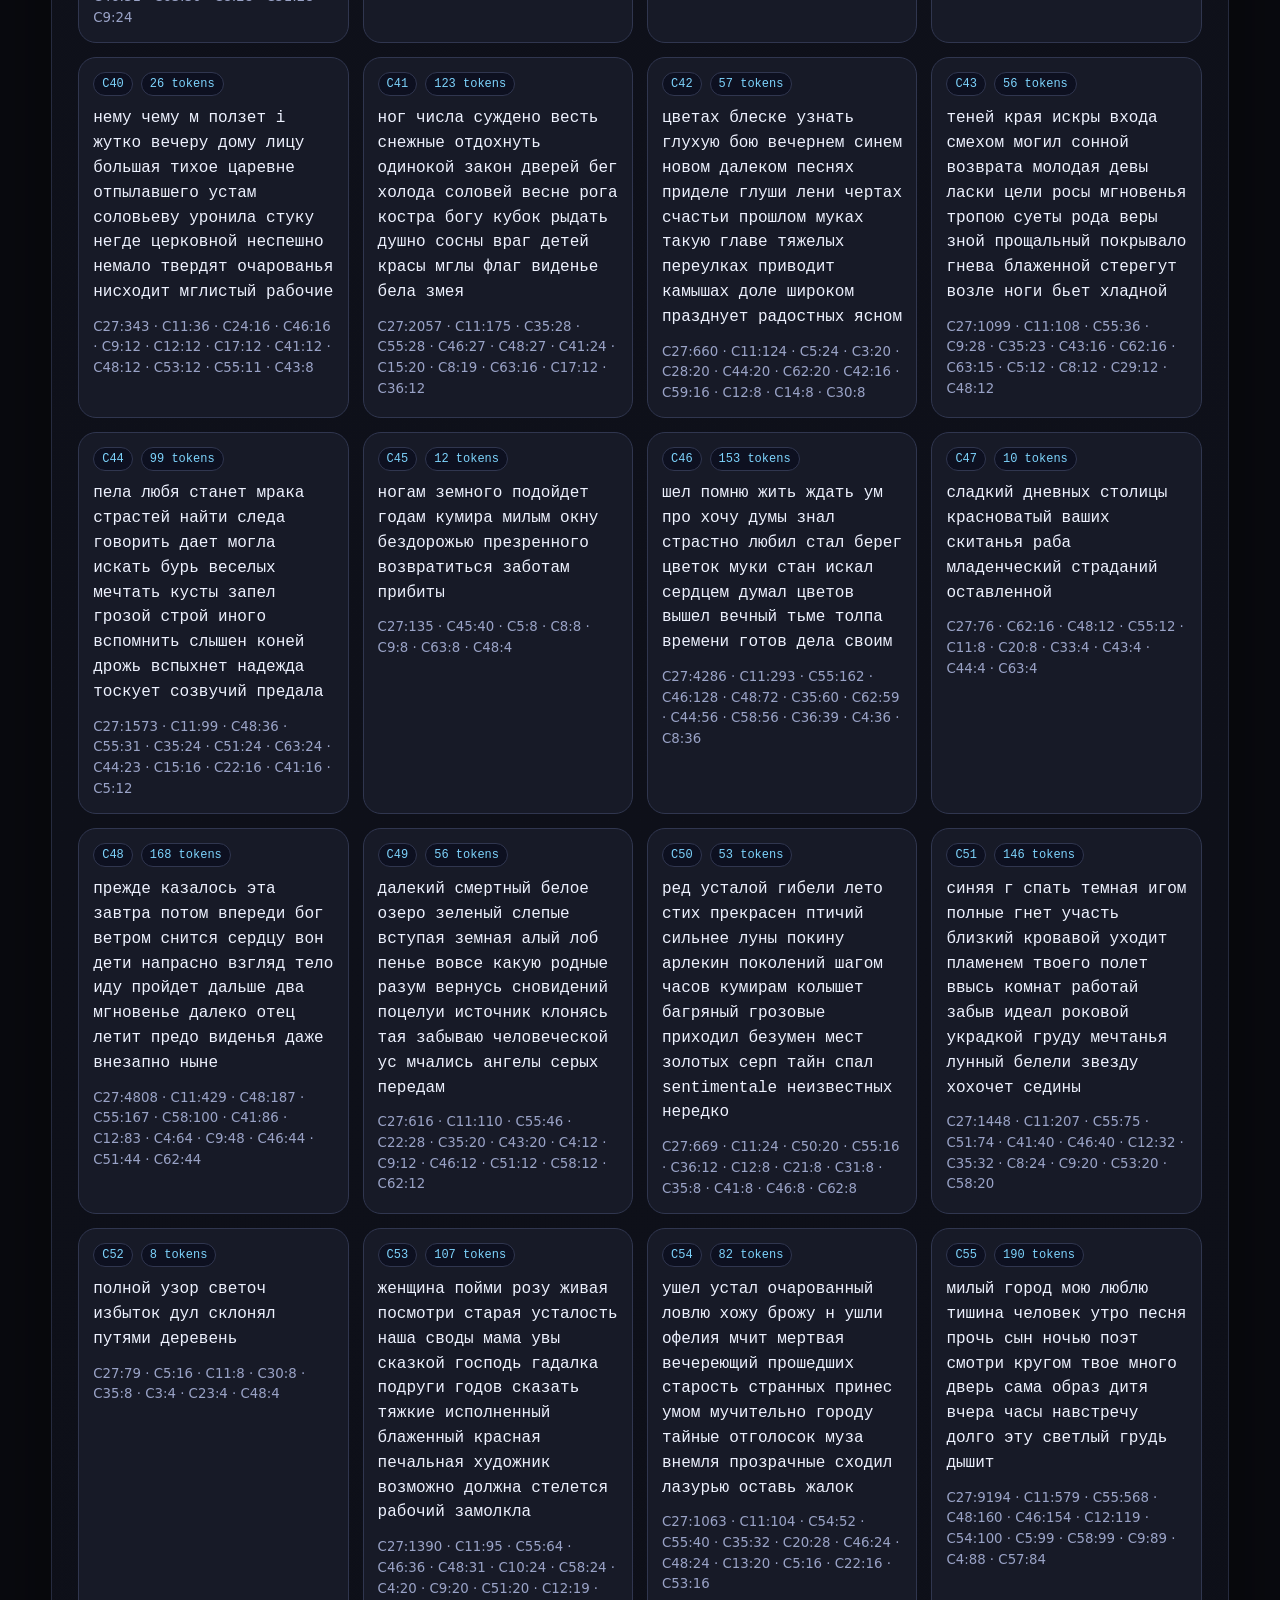
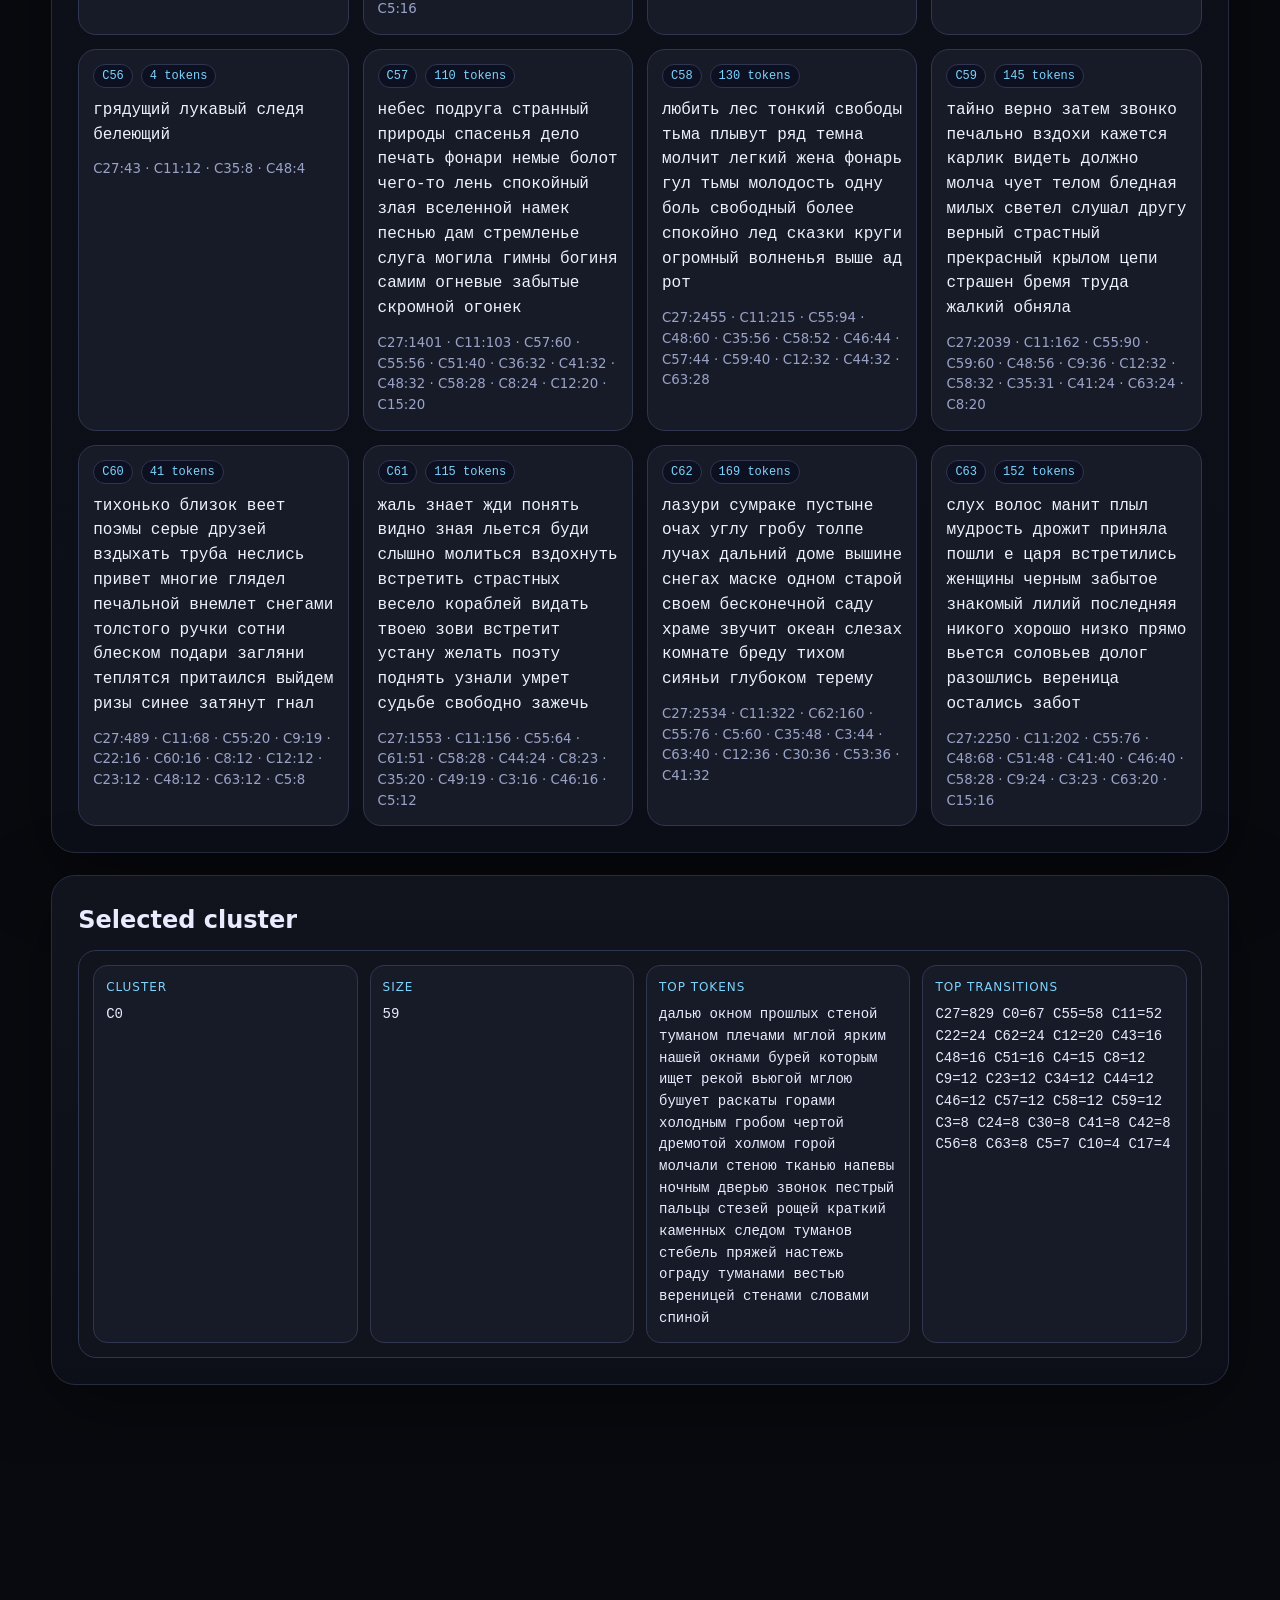
<file: site/clusters.html>
<!doctype html>
<html lang="ru">
<head><meta charset="utf-8" /><meta name="viewport" content="width=device-width, initial-scale=1" /><title>Babel — Clusters</title><link rel="stylesheet" href="assets/style.css" /></head>
<body><main>
<nav class="topnav"><a href="/">Главная</a><a href="generate.html">Генератор</a><a href="student-rank.html">Student Rank</a><a href="leaderboard.html">Leaderboard</a><a href="arena.html">Arena</a></nav>
<section class="hero compact"><div class="kicker">Emergent token structure</div><h1>Cluster Student</h1><p class="lead">Предпросмотр кластеров токенов: какие слова/символы модель сама сгруппировала по контекстному поведению.</p></section>
<section class="panel grid"><div><h2>Model</h2><select id="modelSelect"><option value="v2">v2 context vectors → k-means</option><option value="v1">v1 context hash</option></select></div><div><h2>Clusters</h2><div class="stat"><span id="clusterCount">…</span><small>groups</small></div></div><div><h2>Vocab</h2><div class="stat"><span id="vocabCount">…</span><small>tokens</small></div></div></section>
<section class="panel"><h2>Search</h2><input id="search" placeholder="token or cluster id" /></section>
<section class="panel"><h2>Cluster map</h2><div id="clusters" class="clusterGrid"></div></section>
<section class="panel"><h2>Selected cluster</h2><div id="details" class="cardResult"></div></section>
</main><script src="assets/clusters.js?v=20260520b"></script></body></html>
</file>
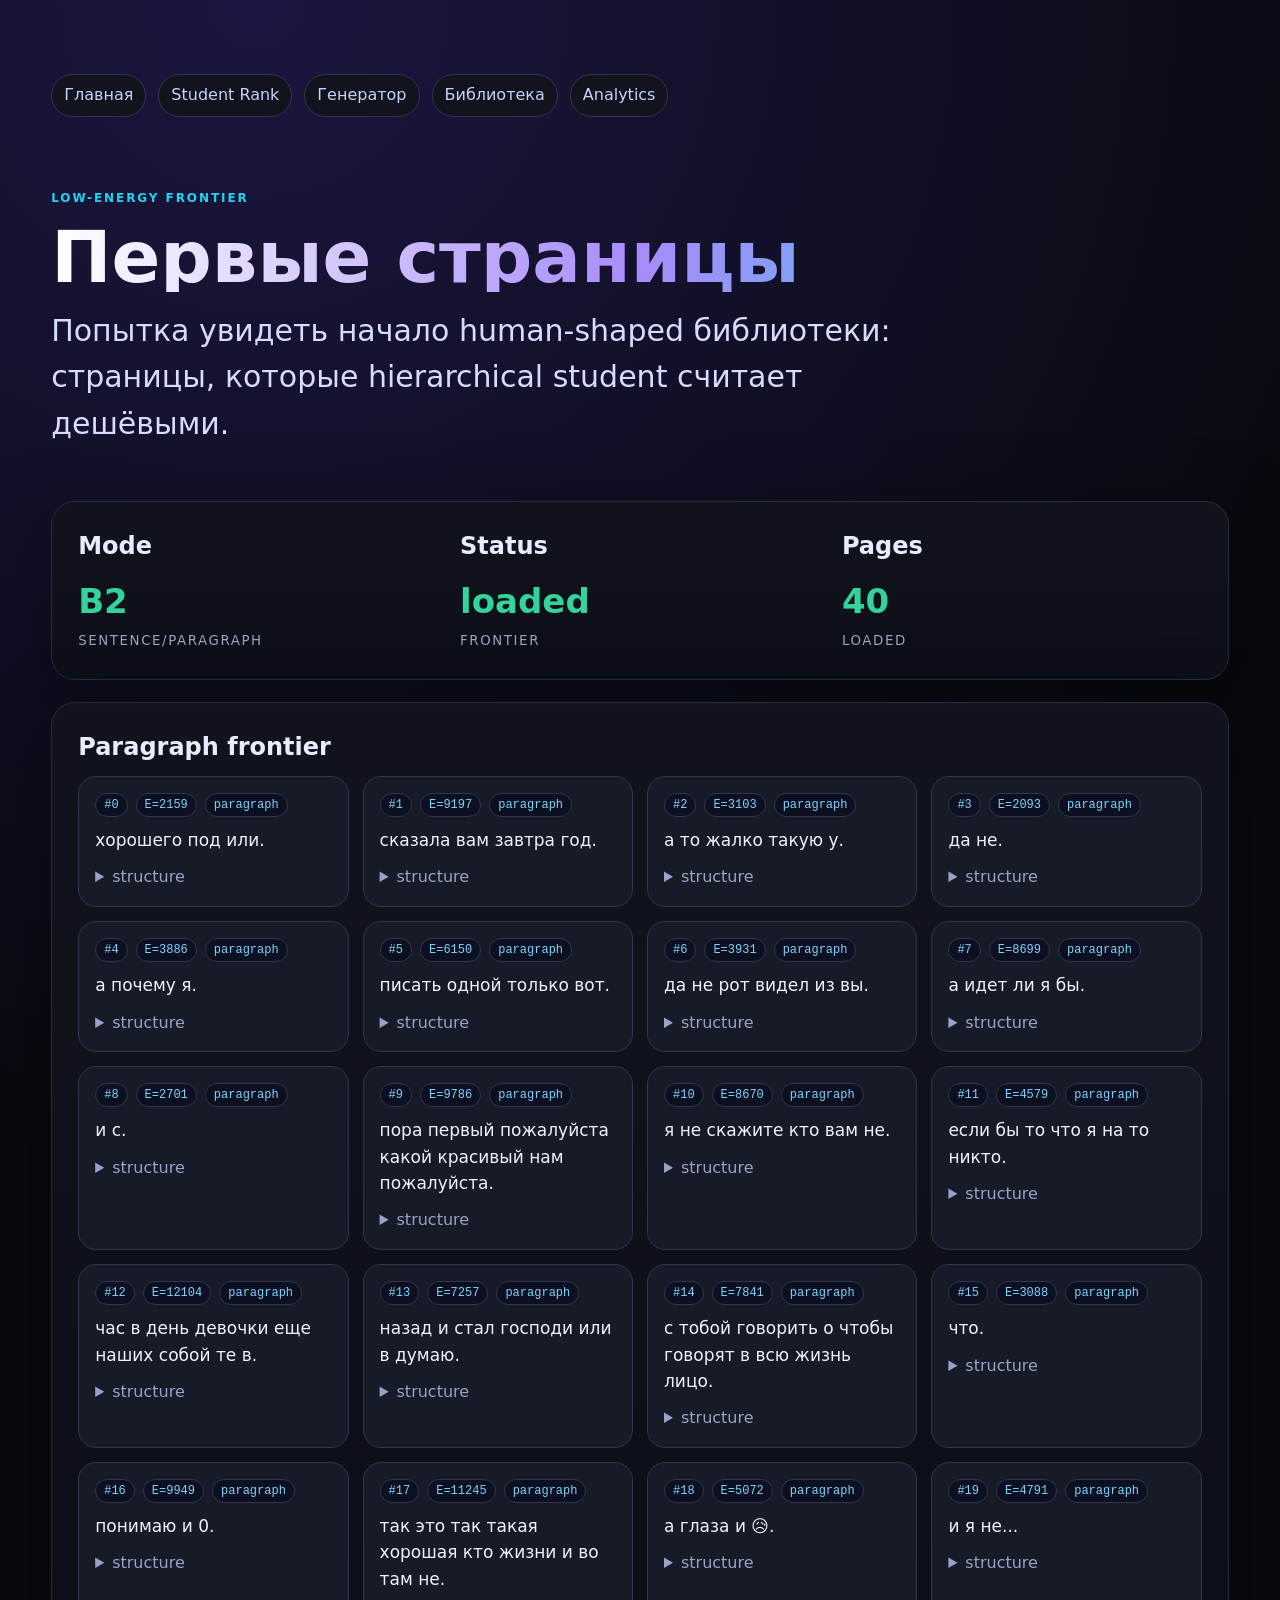
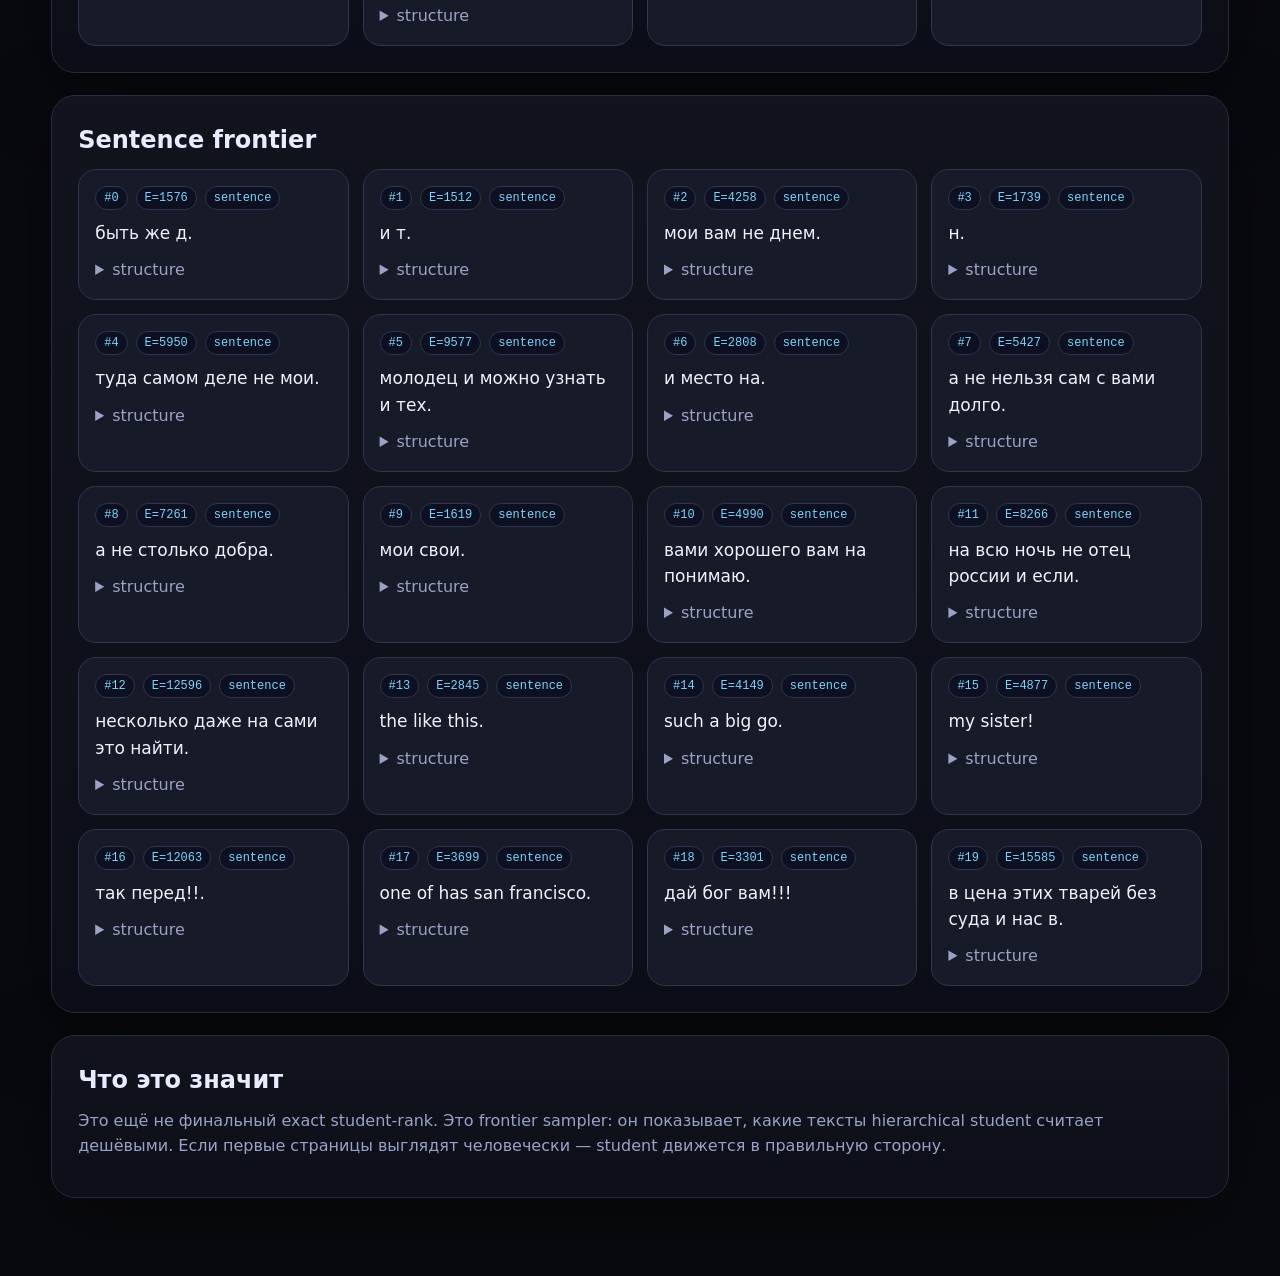
<file: site/frontier.html>
<!doctype html>
<html lang="ru">
<head><meta charset="utf-8" /><meta name="viewport" content="width=device-width, initial-scale=1" /><title>Babel — Frontier</title><link rel="stylesheet" href="assets/style.css" /></head>
<body><main>
<nav class="topnav"><a href="/">Главная</a><a href="student-rank.html">Student Rank</a><a href="generate.html">Генератор</a><a href="library.html">Библиотека</a><a href="analytics.html">Analytics</a></nav>
<section class="hero compact"><div class="kicker">Low-energy frontier</div><h1>Первые страницы</h1><p class="lead">Попытка увидеть начало human-shaped библиотеки: страницы, которые hierarchical student считает дешёвыми.</p></section>
<section class="panel grid"><div><h2>Mode</h2><div class="stat"><span>B2</span><small>sentence/paragraph</small></div></div><div><h2>Status</h2><div class="stat"><span id="status">loading</span><small>frontier</small></div></div><div><h2>Pages</h2><div class="stat"><span id="count">0</span><small>loaded</small></div></div></section>
<section class="panel"><h2>Paragraph frontier</h2><div id="paragraphs" class="frontierGrid"></div></section>
<section class="panel"><h2>Sentence frontier</h2><div id="sentences" class="frontierGrid"></div></section>
<section class="panel"><h2>Что это значит</h2><p>Это ещё не финальный exact student-rank. Это frontier sampler: он показывает, какие тексты hierarchical student считает дешёвыми. Если первые страницы выглядят человечески — student движется в правильную сторону.</p></section>
</main><script src="assets/frontier.js?v=20260518-b2"></script></body></html>
</file>
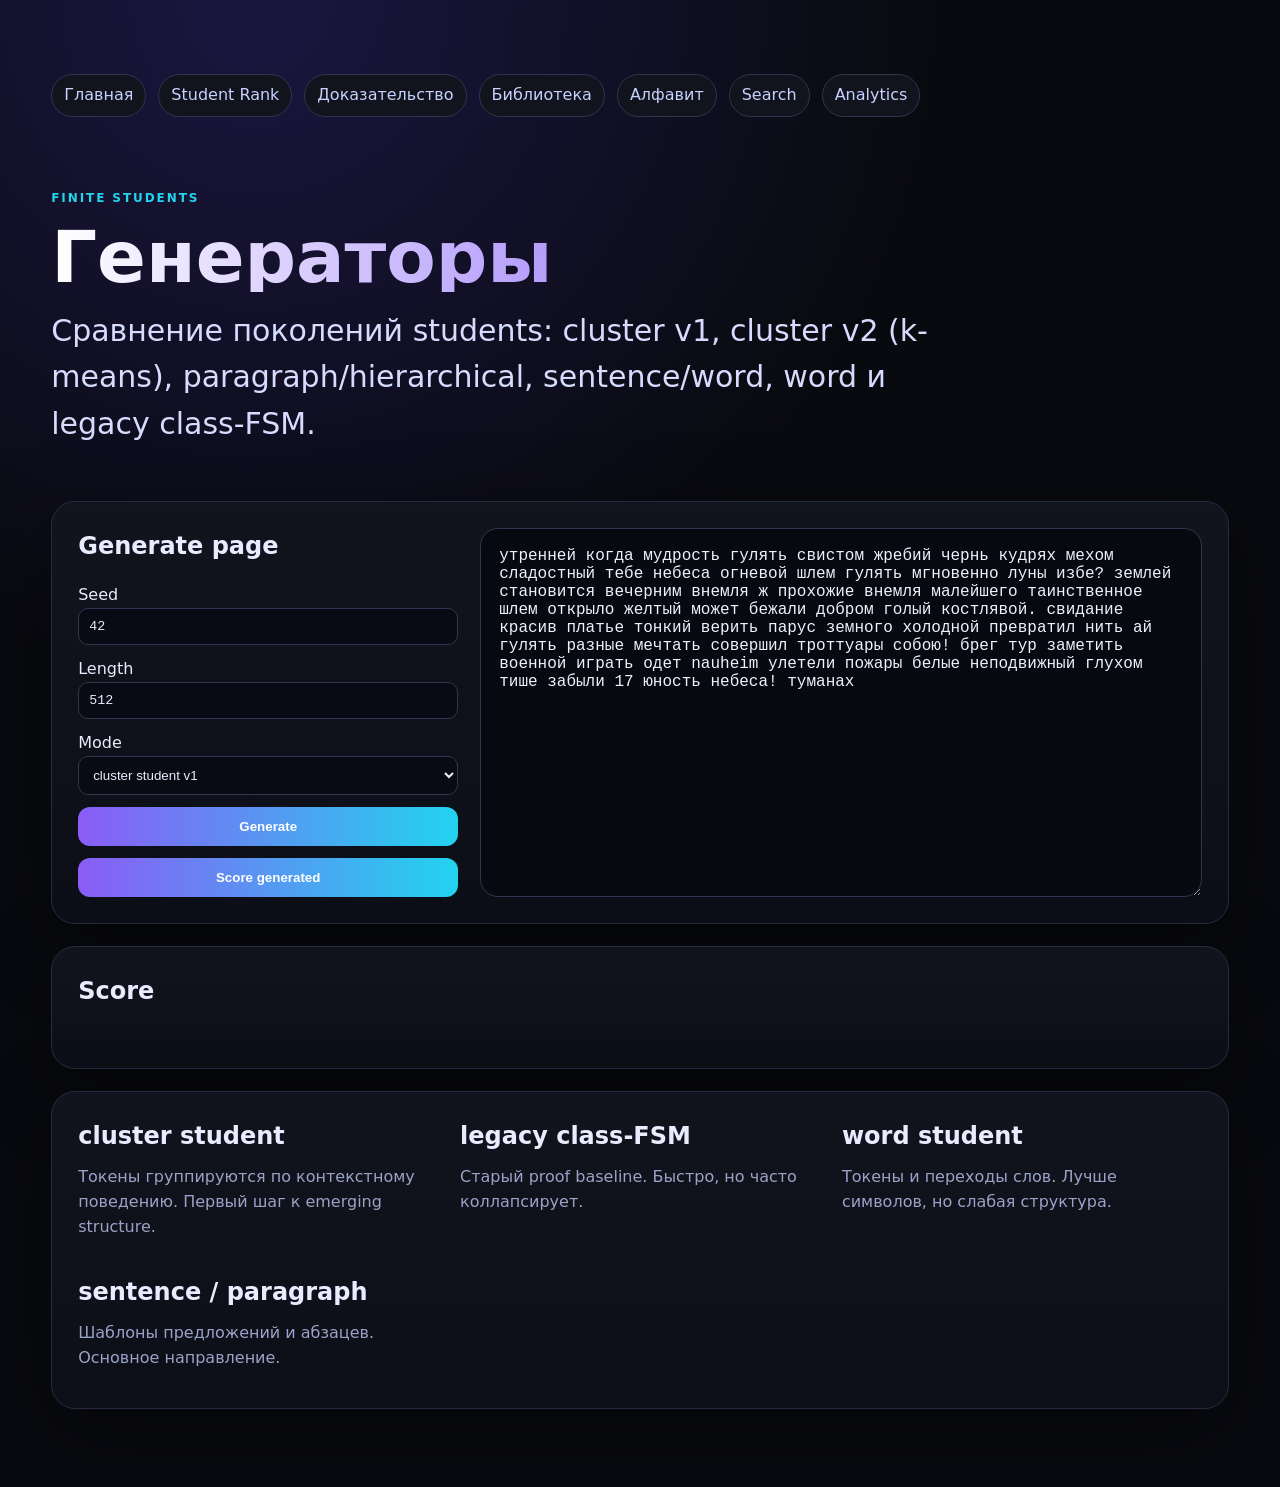
<file: site/generate.html>
<!doctype html>
<html lang="ru">
<head><meta charset="utf-8" /><meta name="viewport" content="width=device-width, initial-scale=1" /><title>Babel — Generators</title><link rel="stylesheet" href="assets/style.css" /></head>
<body><main>
  <nav class="topnav"><a href="/">Главная</a><a href="student-rank.html">Student Rank</a><a href="proof.html">Доказательство</a><a href="library.html">Библиотека</a><a href="alphabet.html">Алфавит</a><a href="search.html">Search</a><a href="analytics.html">Analytics</a></nav>
  <section class="hero compact"><div class="kicker">Finite students</div><h1>Генераторы</h1><p class="lead">Сравнение поколений students: cluster v1, cluster v2 (k-means), paragraph/hierarchical, sentence/word, word и legacy class-FSM.</p></section>
  <section class="panel grid2"><div><h2>Generate page</h2><div class="controls"><label>Seed <input id="seed" value="42" /></label><label>Length <input id="len" type="number" min="32" max="4096" value="512" /></label><label>Mode <select id="mode"><option value="cluster">cluster student v1</option><option value="clusterv2">cluster student v2 (k-means)</option><option value="paragraph">paragraph/hierarchical student</option><option value="sentence">sentence/word student</option><option value="word">word student</option><option value="fsm">legacy class-FSM</option></select></label><button id="generate">Generate</button><button id="scoreGenerated">Score generated</button></div></div><textarea id="page" class="page" spellcheck="false"></textarea></section>
  <section class="panel"><h2>Score</h2><pre id="result" class="result"></pre></section>

  <section class="panel grid">
    <div><h2>cluster student</h2><p>Токены группируются по контекстному поведению. Первый шаг к emerging structure.</p></div>
    <div><h2>legacy class-FSM</h2><p>Старый proof baseline. Быстро, но часто коллапсирует.</p></div>
    <div><h2>word student</h2><p>Токены и переходы слов. Лучше символов, но слабая структура.</p></div>
    <div><h2>sentence / paragraph</h2><p>Шаблоны предложений и абзацев. Основное направление.</p></div>
  </section>
</main><script src="assets/shared.js"></script><script src="assets/generate.js?v=20260520-cluster"></script></body></html>
</file>
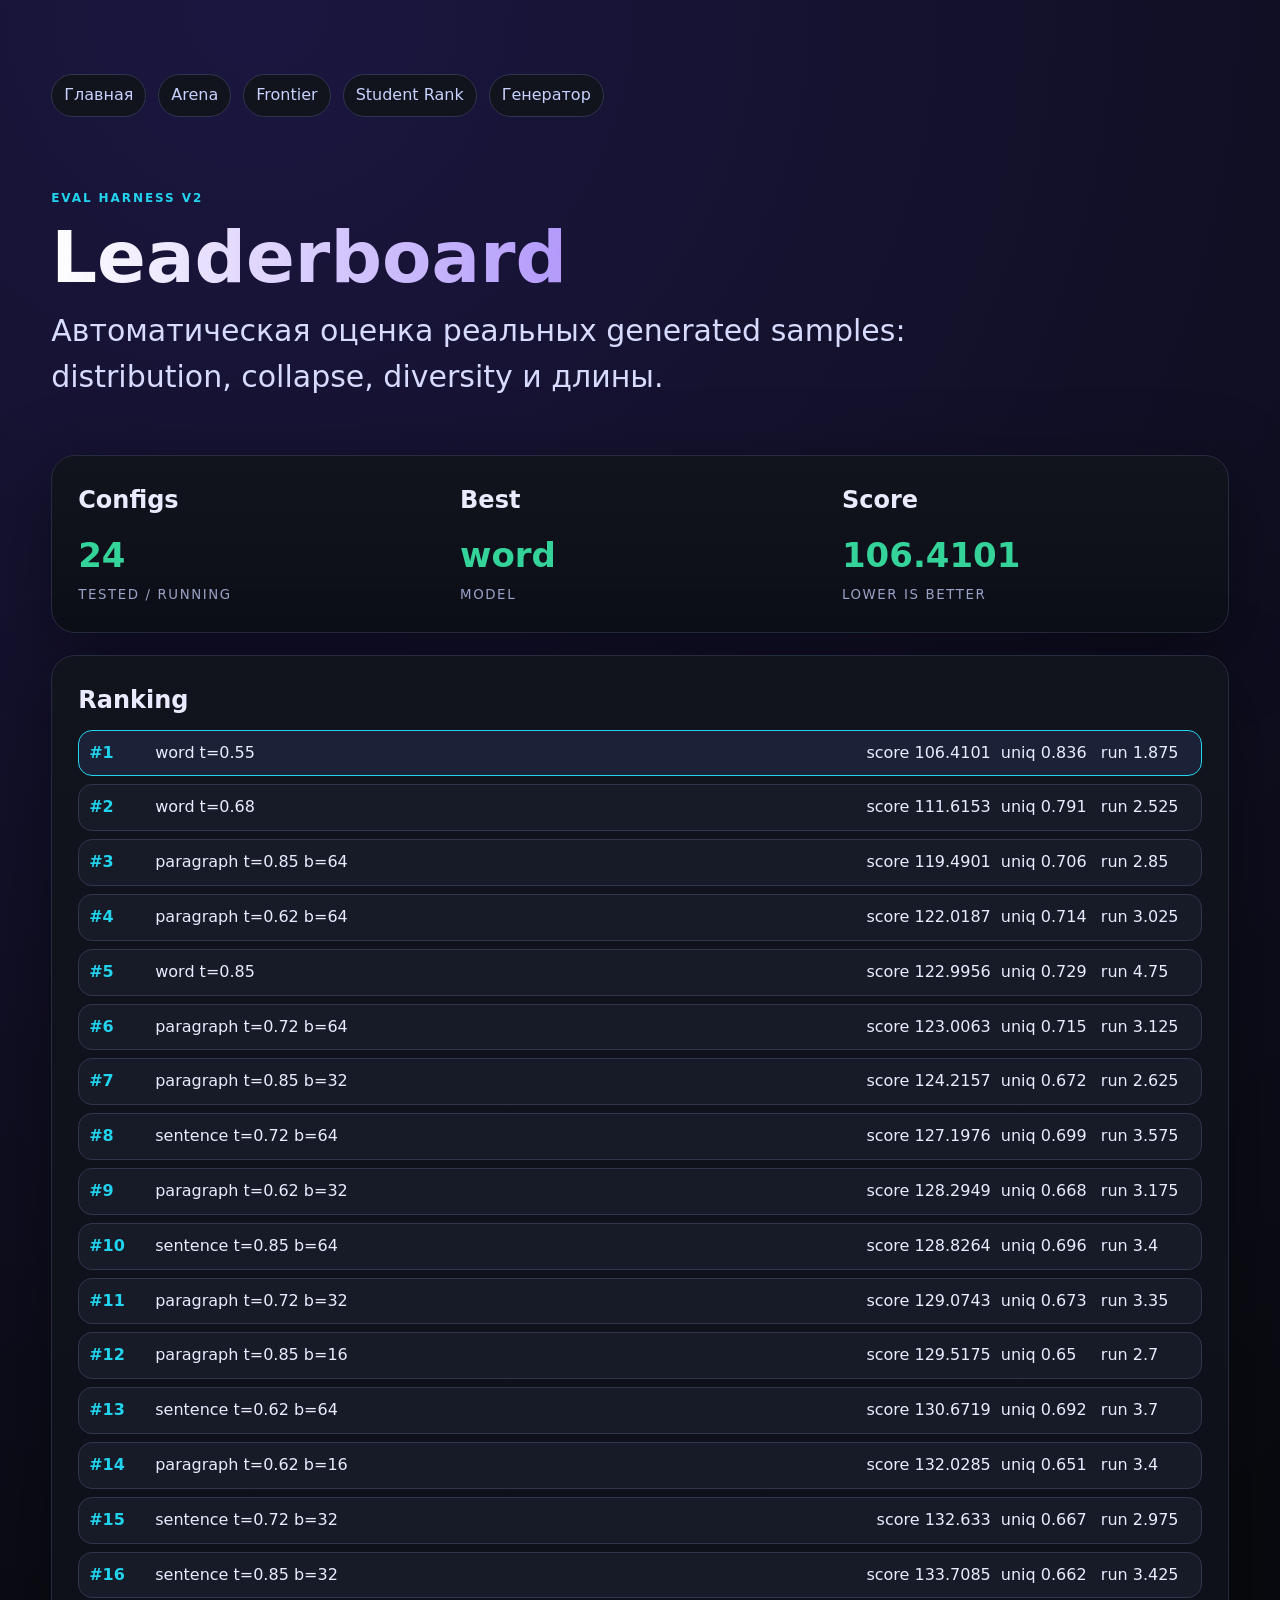
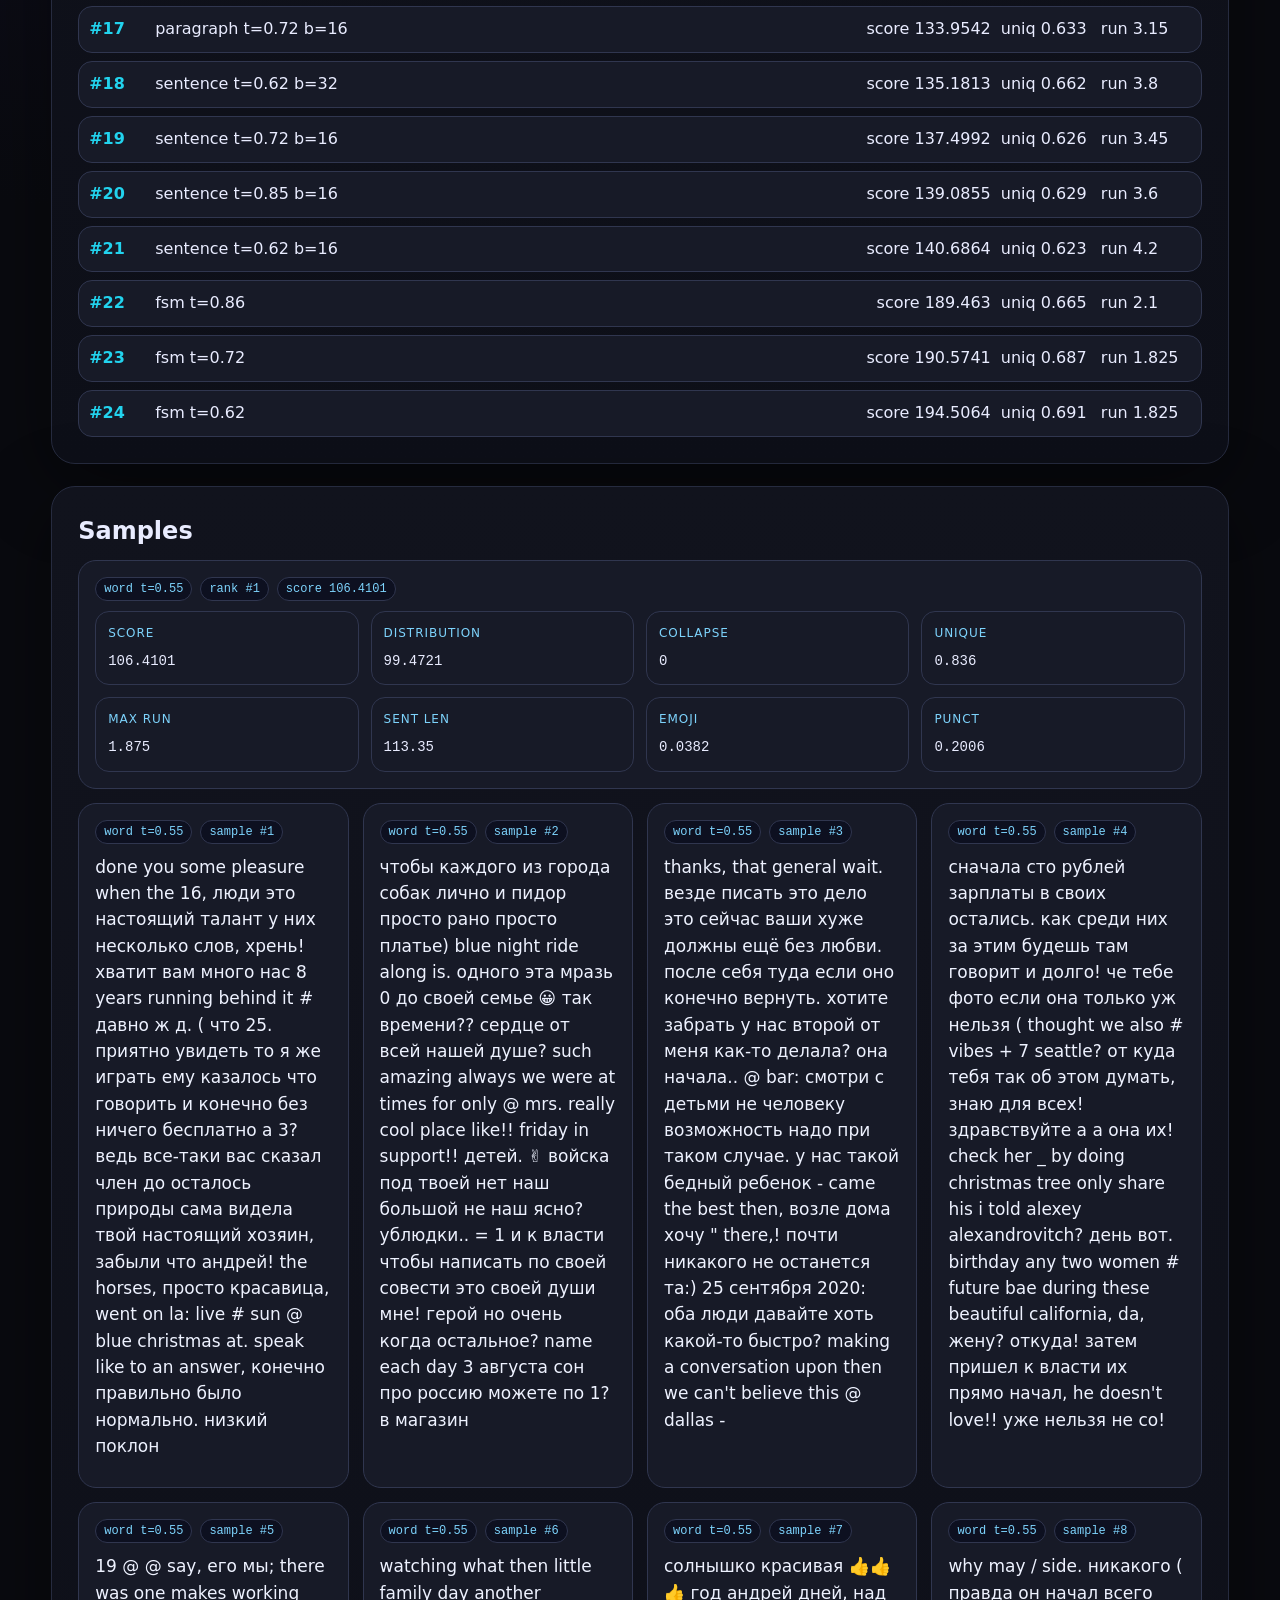
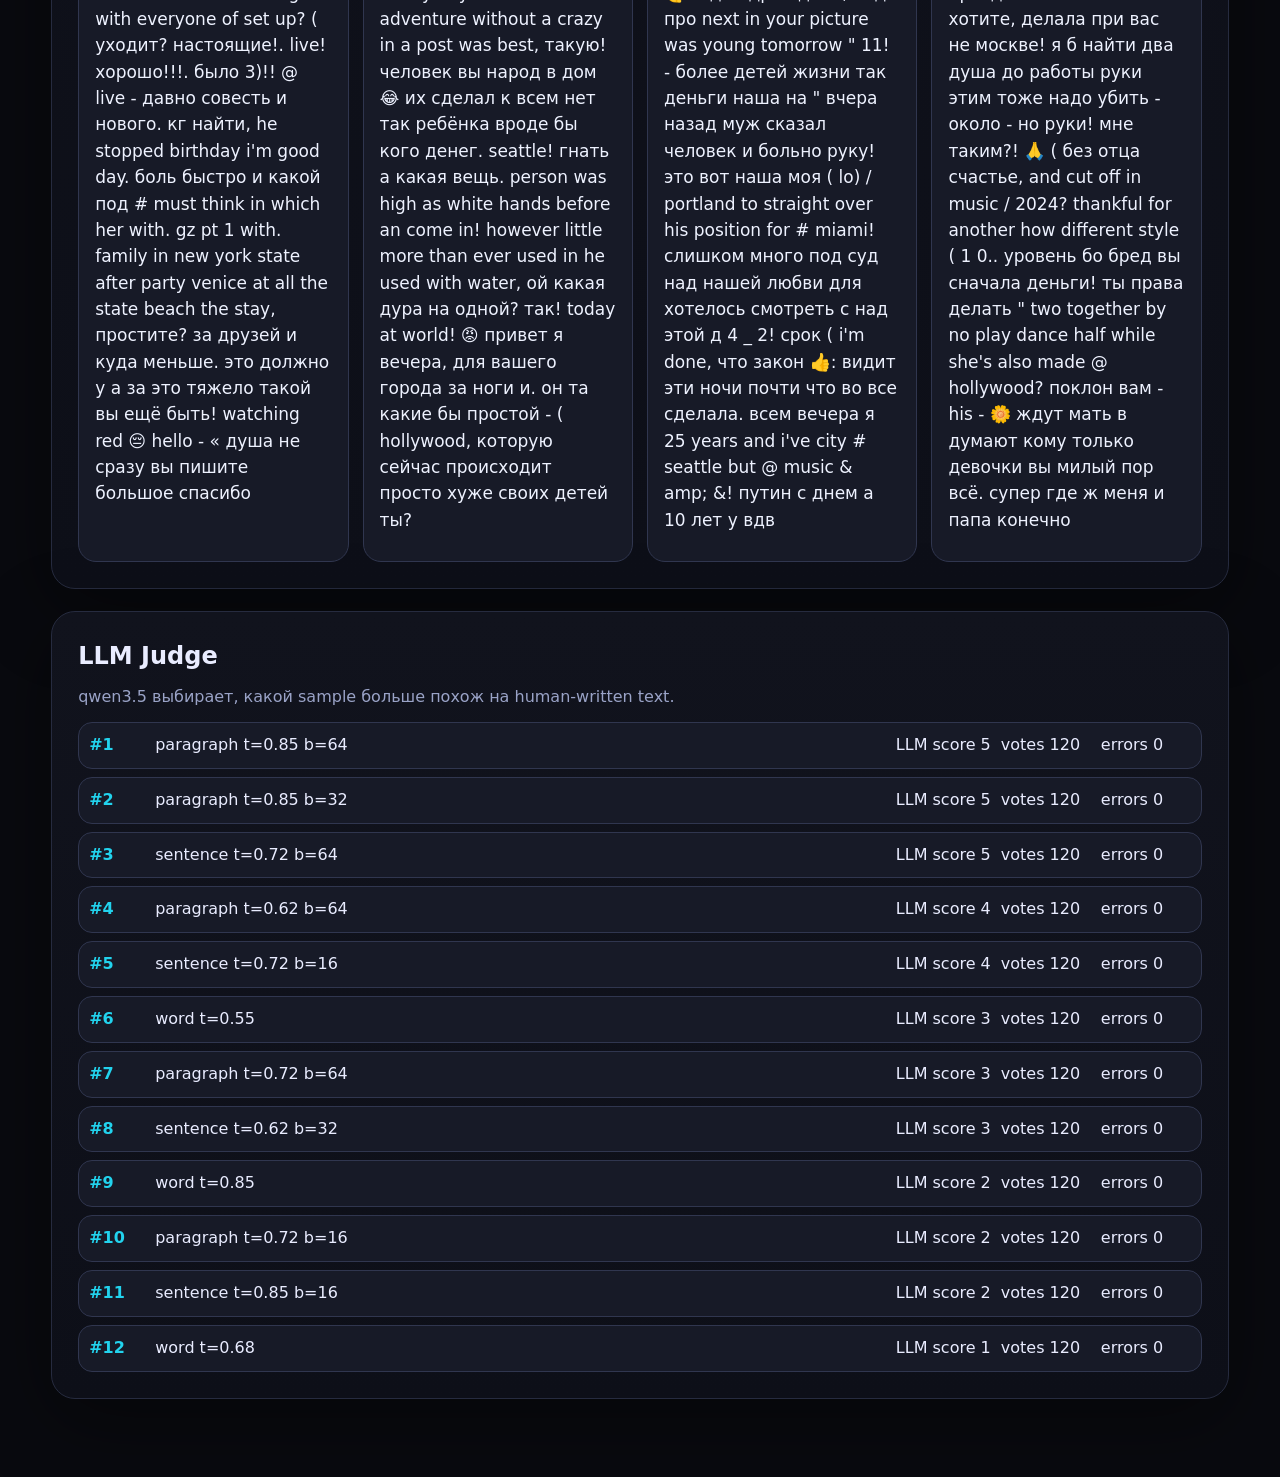
<file: site/leaderboard.html>
<!doctype html>
<html lang="ru">
<head><meta charset="utf-8" /><meta name="viewport" content="width=device-width, initial-scale=1" /><title>Babel — Leaderboard</title><link rel="stylesheet" href="assets/style.css" /></head>
<body><main>
<nav class="topnav"><a href="/">Главная</a><a href="arena.html">Arena</a><a href="frontier.html">Frontier</a><a href="student-rank.html">Student Rank</a><a href="generate.html">Генератор</a></nav>
<section class="hero compact"><div class="kicker">Eval Harness v2</div><h1>Leaderboard</h1><p class="lead">Автоматическая оценка реальных generated samples: distribution, collapse, diversity и длины.</p></section>
<section class="panel grid"><div><h2>Configs</h2><div class="stat"><span id="cfgCount">…</span><small>tested / running</small></div></div><div><h2>Best</h2><div class="stat"><span id="bestModel">…</span><small>model</small></div></div><div><h2>Score</h2><div class="stat"><span id="bestScore">…</span><small>lower is better</small></div></div></section>
<section class="panel"><h2>Ranking</h2><div id="table" class="leaderTable"></div></section>
<section class="panel"><h2>Samples</h2><div id="samples" class="frontierGrid"></div></section>
<section class="panel"><h2>LLM Judge</h2><p>qwen3.5 выбирает, какой sample больше похож на human-written text.</p><div id="llmJudge" class="leaderTable"></div></section>
</main><script src="assets/leaderboard.js?v=20260518"></script></body></html>
</file>
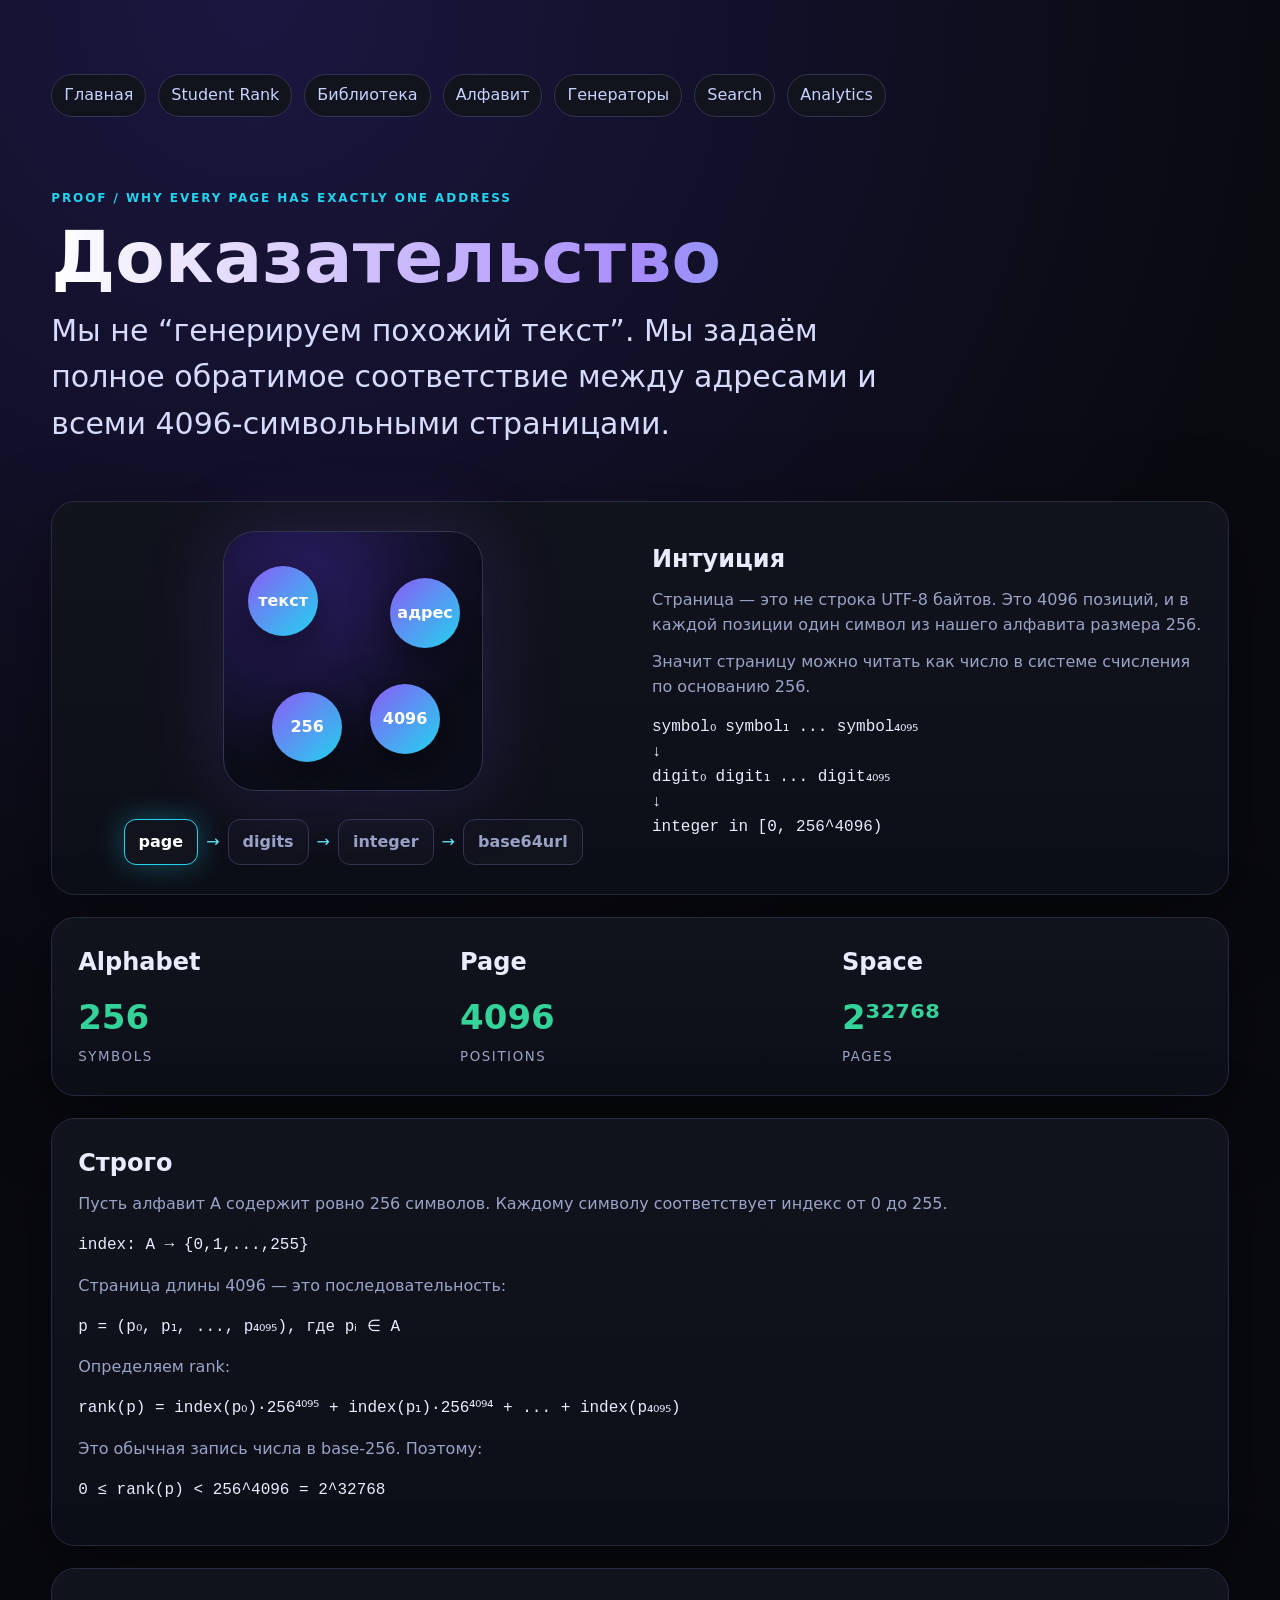
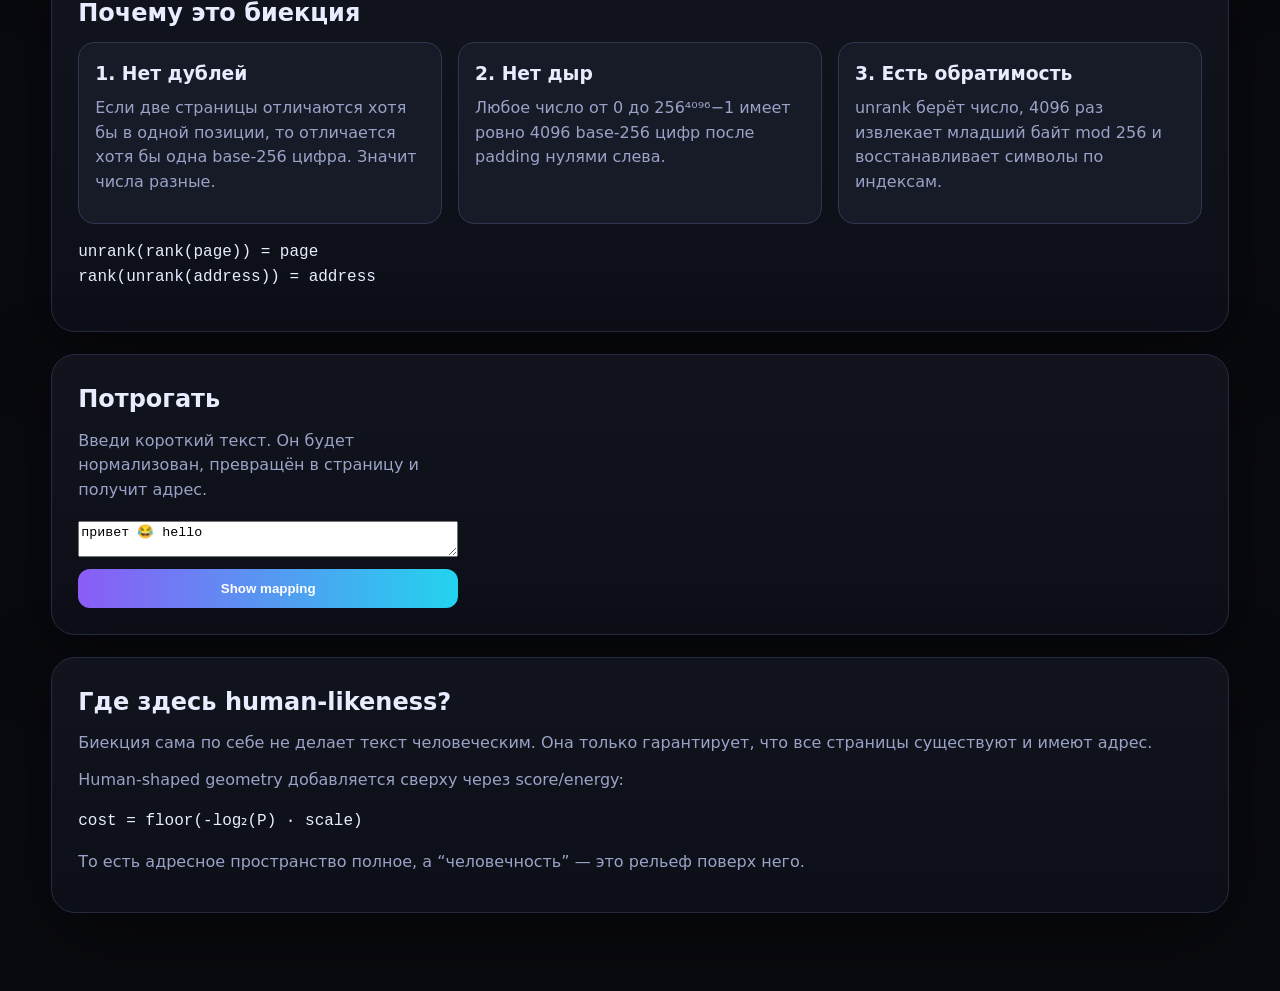
<file: site/proof.html>
<!doctype html>
<html lang="ru">
<head><meta charset="utf-8" /><meta name="viewport" content="width=device-width, initial-scale=1" /><title>Babel — Proof</title><link rel="stylesheet" href="assets/style.css" /></head>
<body><main>
  <nav class="topnav"><a href="/">Главная</a><a href="student-rank.html">Student Rank</a><a href="library.html">Библиотека</a><a href="alphabet.html">Алфавит</a><a href="generate.html">Генераторы</a><a href="search.html">Search</a><a href="analytics.html">Analytics</a></nav>

  <section class="hero compact">
    <div class="kicker">Proof / why every page has exactly one address</div>
    <h1>Доказательство</h1>
    <p class="lead">Мы не “генерируем похожий текст”. Мы задаём полное обратимое соответствие между адресами и всеми 4096-символьными страницами.</p>
  </section>

  <section class="panel proofStage">
    <div class="proofViz">
      <div class="cube" id="cube">
        <div class="dot d1">текст</div><div class="dot d2">адрес</div><div class="dot d3">256</div><div class="dot d4">4096</div>
      </div>
      <div class="flow">
        <div class="flowBox active" id="flowText">page</div>
        <div class="arrow">→</div>
        <div class="flowBox" id="flowDigits">digits</div>
        <div class="arrow">→</div>
        <div class="flowBox" id="flowNumber">integer</div>
        <div class="arrow">→</div>
        <div class="flowBox" id="flowAddress">base64url</div>
      </div>
    </div>
    <div>
      <h2>Интуиция</h2>
      <p>Страница — это не строка UTF-8 байтов. Это 4096 позиций, и в каждой позиции один символ из нашего алфавита размера 256.</p>
      <p>Значит страницу можно читать как число в системе счисления по основанию 256.</p>
      <pre class="result smallResult">symbol₀ symbol₁ ... symbol₄₀₉₅
↓
digit₀ digit₁ ... digit₄₀₉₅
↓
integer in [0, 256^4096)</pre>
    </div>
  </section>

  <section class="panel grid">
    <div><h2>Alphabet</h2><div class="stat"><span>256</span><small>symbols</small></div></div>
    <div><h2>Page</h2><div class="stat"><span>4096</span><small>positions</small></div></div>
    <div><h2>Space</h2><div class="stat"><span>2³²⁷⁶⁸</span><small>pages</small></div></div>
  </section>

  <section class="panel">
    <h2>Строго</h2>
    <p>Пусть алфавит A содержит ровно 256 символов. Каждому символу соответствует индекс от 0 до 255.</p>
    <pre class="result">index: A → {0,1,...,255}</pre>
    <p>Страница длины 4096 — это последовательность:</p>
    <pre class="result">p = (p₀, p₁, ..., p₄₀₉₅), где pᵢ ∈ A</pre>
    <p>Определяем rank:</p>
    <pre class="result">rank(p) = index(p₀)·256⁴⁰⁹⁵ + index(p₁)·256⁴⁰⁹⁴ + ... + index(p₄₀₉₅)</pre>
    <p>Это обычная запись числа в base-256. Поэтому:</p>
    <pre class="result">0 ≤ rank(p) &lt; 256^4096 = 2^32768</pre>
  </section>

  <section class="panel">
    <h2>Почему это биекция</h2>
    <div class="proofSteps">
      <div><h3>1. Нет дублей</h3><p>Если две страницы отличаются хотя бы в одной позиции, то отличается хотя бы одна base-256 цифра. Значит числа разные.</p></div>
      <div><h3>2. Нет дыр</h3><p>Любое число от 0 до 256⁴⁰⁹⁶−1 имеет ровно 4096 base-256 цифр после padding нулями слева.</p></div>
      <div><h3>3. Есть обратимость</h3><p>unrank берёт число, 4096 раз извлекает младший байт mod 256 и восстанавливает символы по индексам.</p></div>
    </div>
    <pre class="result">unrank(rank(page)) = page
rank(unrank(address)) = address</pre>
  </section>

  <section class="panel grid2">
    <div>
      <h2>Потрогать</h2>
      <p>Введи короткий текст. Он будет нормализован, превращён в страницу и получит адрес.</p>
      <div class="controls"><textarea id="query" class="smallText">привет 😂 hello</textarea><button id="proveBtn">Show mapping</button></div>
    </div>
    <pre id="proofOut" class="result"></pre>
  </section>

  <section class="panel">
    <h2>Где здесь human-likeness?</h2>
    <p>Биекция сама по себе не делает текст человеческим. Она только гарантирует, что все страницы существуют и имеют адрес.</p>
    <p>Human-shaped geometry добавляется сверху через score/energy:</p>
    <pre class="result">cost = floor(-log₂(P) · scale)</pre>
    <p>То есть адресное пространство полное, а “человечность” — это рельеф поверх него.</p>
  </section>
</main><script src="assets/shared.js"></script><script src="assets/library.js"></script><script src="assets/proof.js"></script></body></html>
</file>
<file: site/assets/style.css>
:root{--bg:#090a0f;--panel:#11131d;--panel2:#171a27;--text:#e9ecff;--muted:#9aa3c7;--accent:#8b5cf6;--accent2:#22d3ee;--good:#34d399}*{box-sizing:border-box}body{margin:0;background:radial-gradient(circle at 20% 0%,#1b1640 0,#090a0f 38%),#090a0f;color:var(--text);font:16px/1.55 Inter,system-ui,-apple-system,Segoe UI,Arial,sans-serif}main{width:min(1180px,92vw);margin:0 auto;padding:56px 0}.hero{padding:64px 0 40px}.kicker{text-transform:uppercase;letter-spacing:.16em;color:var(--accent2);font-size:12px;font-weight:700}h1{font-size:clamp(42px,7vw,88px);line-height:.95;margin:16px 0;background:linear-gradient(90deg,#fff,#a78bfa,#22d3ee);-webkit-background-clip:text;color:transparent}.lead{font-size:clamp(20px,3vw,30px);max-width:880px;color:#d7dcff}.equation{display:inline-block;margin-top:18px;padding:14px 18px;border:1px solid #30364f;border-radius:14px;background:#0d1020;color:#c7d2fe;font-family:ui-monospace,SFMono-Regular,Menlo,monospace}.panel{background:linear-gradient(180deg,var(--panel),#0d0f18);border:1px solid #262b3f;border-radius:24px;padding:26px;margin:22px 0;box-shadow:0 20px 80px #0006}.grid{display:grid;grid-template-columns:repeat(3,1fr);gap:22px}.grid2{display:grid;grid-template-columns:380px 1fr;gap:22px}h2{margin:0 0 10px;font-size:24px}p{color:var(--muted);margin:0 0 12px}.stat span{display:block;font-size:34px;font-weight:800;color:var(--good)}.stat small{color:var(--muted);text-transform:uppercase;letter-spacing:.12em}.alphabet,.emoji{display:flex;flex-wrap:wrap;gap:8px}.alphabet span,.emoji span{display:inline-flex;align-items:center;justify-content:center;min-width:34px;height:34px;padding:0 8px;border-radius:10px;background:var(--panel2);border:1px solid #30364f;font-size:18px}.controls{display:grid;gap:12px;margin-top:18px}.controls input{width:100%;padding:10px;border-radius:10px;border:1px solid #30364f;background:#090b14;color:var(--text)}button{cursor:pointer;border:0;border-radius:12px;padding:12px 16px;background:linear-gradient(90deg,var(--accent),var(--accent2));color:white;font-weight:800}.page{min-height:360px;max-height:560px;overflow:auto;white-space:pre-wrap;word-break:break-word;background:#080910;border:1px solid #30364f;border-radius:18px;padding:18px;color:#eef2ff;font-size:16px} @media(max-width:850px){.grid,.grid2{grid-template-columns:1fr}main{padding-top:30px}}
.hero.compact{padding-bottom:20px}.link{color:#67e8f9;text-decoration:none;font-weight:800}.link:hover{text-decoration:underline}.bars{display:grid;gap:10px}.barRow{display:grid;grid-template-columns:minmax(130px,240px) 1fr minmax(130px,190px);gap:10px;align-items:center}.barLabel{overflow:hidden;text-overflow:ellipsis;white-space:nowrap;color:#eef2ff}.barLabel b{color:#22d3ee;margin-right:8px}.barTrack{height:14px;background:#080910;border:1px solid #30364f;border-radius:999px;overflow:hidden}.bar{height:100%;background:linear-gradient(90deg,#8b5cf6,#22d3ee)}.barVal{font:12px ui-monospace,SFMono-Regular,Menlo,monospace;color:#9aa3c7;text-align:right}.smallResult{min-height:120px;max-height:260px}@media(max-width:850px){.barRow{grid-template-columns:1fr}.barVal{text-align:left}}
.topnav{display:flex;gap:12px;flex-wrap:wrap;margin:18px 0 8px}.topnav a,.cardLink{color:inherit;text-decoration:none}.topnav a{padding:8px 12px;border:1px solid #30364f;border-radius:999px;background:#11131d;color:#c7d2fe}.topnav a:hover,.cardLink:hover{border-color:#22d3ee}.cardLink{display:block;border:1px solid #30364f;border-radius:18px;padding:20px;background:#171a27;min-height:150px}.cardLink h2{color:#fff}.cardLink p{margin-bottom:0}.controls select{width:100%;padding:10px;border-radius:10px;border:1px solid #30364f;background:#090b14;color:var(--text)}
.monoPage{font-family:ui-monospace,SFMono-Regular,Menlo,monospace}.controls input{font-family:ui-monospace,SFMono-Regular,Menlo,monospace}.hero.compact h1{font-size:clamp(38px,6vw,72px)}
.proofStage{display:grid;grid-template-columns:1fr 1fr;gap:24px;align-items:center}.proofViz{min-height:340px;display:grid;place-items:center;gap:22px}.cube{position:relative;width:260px;height:260px;border:1px solid #30364f;border-radius:32px;background:radial-gradient(circle at 30% 20%,#2a1d62,#0b0d18 70%);box-shadow:0 0 80px #8b5cf633;animation:pulseCube 4s ease-in-out infinite}.dot{position:absolute;display:grid;place-items:center;width:70px;height:70px;border-radius:50%;background:linear-gradient(135deg,#8b5cf6,#22d3ee);color:white;font-weight:900;box-shadow:0 10px 40px #0008}.d1{left:24px;top:34px}.d2{right:22px;top:46px}.d3{left:48px;bottom:28px}.d4{right:42px;bottom:36px}.flow{display:flex;align-items:center;gap:8px;flex-wrap:wrap;justify-content:center}.flowBox{padding:10px 14px;border:1px solid #30364f;border-radius:12px;background:#11131d;color:#9aa3c7;font-weight:800}.flowBox.active{color:#fff;border-color:#22d3ee;box-shadow:0 0 28px #22d3ee55}.arrow{color:#67e8f9}.proofSteps{display:grid;grid-template-columns:repeat(3,1fr);gap:16px}.proofSteps div{background:#171a27;border:1px solid #30364f;border-radius:16px;padding:16px}.proofSteps h3{margin:0 0 8px}@keyframes pulseCube{0%,100%{transform:rotate(-2deg) scale(1)}50%{transform:rotate(2deg) scale(1.025)}}@media(max-width:850px){.proofStage,.proofSteps{grid-template-columns:1fr}.cube{width:220px;height:220px}}
.buttonRow{display:grid;grid-template-columns:1fr 1fr;gap:10px}.bigNav{font-size:16px;padding:14px 16px}.result{overflow-x:auto;white-space:pre-wrap;overflow-wrap:anywhere;word-break:break-word}.page{overflow-wrap:anywhere}.smallText{overflow-wrap:anywhere}.cardLink{overflow-wrap:anywhere}@media(max-width:650px){.buttonRow{grid-template-columns:1fr}.result{font-size:12px}.panel{padding:18px}.hero{padding-top:30px}.equation{max-width:100%;overflow-wrap:anywhere}.stat span{font-size:28px}}
.cardResult{background:#11131d;border:1px solid #30364f;border-radius:18px;padding:14px}.metricGrid{display:grid;grid-template-columns:repeat(auto-fit,minmax(220px,1fr));gap:12px}.metric{background:#171a27;border:1px solid #30364f;border-radius:14px;padding:12px;overflow:hidden}.metricK{font-size:12px;color:#7dd3fc;text-transform:uppercase;letter-spacing:.08em;margin-bottom:8px}.metricV{font-family:ui-monospace,SFMono-Regular,Menlo,monospace;font-size:14px;overflow-wrap:anywhere;word-break:break-word}.metricS{font-size:12px;color:#94a3b8}.metric pre{margin:0;white-space:pre-wrap;overflow-wrap:anywhere}
.metric.expandable{cursor:pointer}.metric.expandable:hover{border-color:#22d3ee}.metric.expandable.open .metricV{white-space:pre-wrap;max-height:320px;overflow:auto}.metric.expandable .metricS::after{content:' · tap'}
.libraryMain{width:min(1380px,94vw)}.libraryHero{display:flex;justify-content:space-between;gap:24px;align-items:end;padding:34px 0 22px}.libraryHero h1{font-size:clamp(44px,7vw,86px);margin:8px 0}.libraryHero p{margin:0;color:#b8c0e0}.libraryStats{display:flex;gap:8px;flex-wrap:wrap;justify-content:flex-end}.libraryStats span{padding:8px 11px;border:1px solid #30364f;border-radius:999px;background:#11131d;color:#c7d2fe;font-size:13px}.libraryShell{display:grid;grid-template-columns:minmax(280px,360px) 1fr;gap:22px;align-items:start}.libraryControls{display:grid;gap:16px;position:sticky;top:16px}.controlBlock{background:linear-gradient(180deg,#11131d,#0d0f18);border:1px solid #262b3f;border-radius:20px;padding:18px}.controlBlock h2{font-size:19px}.addressBox{min-height:72px}.miniButtons{display:grid;grid-template-columns:repeat(3,1fr);gap:8px}.readerPane{background:linear-gradient(180deg,#11131d,#0d0f18);border:1px solid #262b3f;border-radius:26px;padding:18px;box-shadow:0 20px 80px #0006}.readerTop{display:flex;justify-content:space-between;gap:12px;align-items:center;margin-bottom:12px}.readerLabel{display:block;color:#7dd3fc;text-transform:uppercase;letter-spacing:.11em;font-size:11px}.readerTop strong{display:block;font-family:ui-monospace,SFMono-Regular,Menlo,monospace;max-width:min(62vw,760px);overflow:hidden;text-overflow:ellipsis;white-space:nowrap;color:#eef2ff}.readerFormat{padding:7px 10px;border:1px solid #30364f;border-radius:999px;color:#9aa3c7;background:#080910}.readerPage{min-height:52vh;max-height:66vh;margin:0;border-radius:18px;font-size:17px;line-height:1.5}.readerNav{display:grid;grid-template-columns:1fr 1fr;gap:12px;margin:14px 0}.pageNav{font-size:18px;padding:16px 18px;border-radius:16px;background:#171a27;border:1px solid #30364f;color:#eef2ff}.primaryNav{background:linear-gradient(90deg,#8b5cf6,#22d3ee);border:0}.compactInfo{margin-top:0}.compactInfo .metricGrid{grid-template-columns:repeat(auto-fit,minmax(180px,1fr))}.compactInfo .metric{padding:10px}.compactInfo .metricK{font-size:10px}.compactInfo .metricV{font-size:13px}@media(max-width:980px){.libraryHero{display:block}.libraryStats{justify-content:flex-start;margin-top:12px}.libraryShell{grid-template-columns:1fr}.libraryControls{position:static;order:2}.readerPane{order:1}.readerPage{min-height:48vh}.readerTop strong{max-width:70vw}}@media(max-width:560px){.libraryMain{width:94vw}.readerPane{padding:12px;border-radius:20px}.readerNav{gap:8px}.pageNav{font-size:16px;padding:14px 12px}.miniButtons{grid-template-columns:1fr}.libraryHero h1{font-size:44px}.readerPage{font-size:15px;min-height:50vh}}
.studentCards{display:grid;grid-template-columns:repeat(auto-fit,minmax(220px,1fr));gap:14px}.studentCard{background:#171a27;border:1px solid #30364f;border-radius:18px;padding:16px}.studentCard h3{margin:6px 0 8px}.studentCard p{margin-bottom:12px}.studentStatus{display:inline-block;padding:4px 8px;border-radius:999px;background:#0d1020;color:#67e8f9;font-size:12px;text-transform:uppercase;letter-spacing:.08em}.studentCard small{color:#9aa3c7;font-family:ui-monospace,SFMono-Regular,Menlo,monospace}
.frontierGrid{display:grid;grid-template-columns:repeat(auto-fit,minmax(260px,1fr));gap:14px}.frontierCard{background:#171a27;border:1px solid #30364f;border-radius:18px;padding:16px}.frontierCard p{color:#eef2ff;font-size:17px}.frontierMeta{display:flex;gap:8px;flex-wrap:wrap;margin-bottom:10px}.frontierMeta span{font:12px ui-monospace,SFMono-Regular,Menlo,monospace;color:#7dd3fc;background:#0d1020;border:1px solid #30364f;border-radius:999px;padding:4px 8px}.frontierCard details{color:#9aa3c7}.frontierCard pre{white-space:pre-wrap;overflow-wrap:anywhere}
.leaderTable{display:grid;gap:10px}.rankRows{display:grid;gap:8px}.rankRow{display:grid;grid-template-columns:56px 1fr repeat(3,minmax(90px,auto));gap:10px;align-items:center;background:#171a27;border:1px solid #30364f;border-radius:14px;padding:10px;cursor:pointer}.rankRow:hover{border-color:#22d3ee}.rankRow b{color:#22d3ee}.arenaGrid{display:grid;grid-template-columns:1fr 1fr;gap:18px}.arenaCard{background:linear-gradient(180deg,#11131d,#0d0f18);border:1px solid #30364f;border-radius:24px;padding:20px}.arenaCard p{min-height:260px;color:#eef2ff;font-size:20px;line-height:1.55;white-space:pre-wrap}.arenaCard button{width:100%;font-size:18px}@media(max-width:850px){.arenaGrid{grid-template-columns:1fr}.rankRow{grid-template-columns:1fr}.arenaCard p{min-height:160px}}
.rankRow.selected{border-color:#22d3ee;background:#1b2238}.frontierCard.wide{grid-column:1/-1}.leaderTable + .frontierGrid{margin-top:14px}
.walkMain{width:min(1080px,92vw)}.walkLegend{display:grid;grid-template-columns:1fr 1fr;gap:16px;padding:18px}.walkLegend div{display:grid;gap:4px}.walkLegend strong{color:#67e8f9;text-transform:uppercase;letter-spacing:.08em;font-size:12px}.walkLegend span{color:#b9c1df}.walkReader{padding:clamp(20px,4vw,46px)}.walkTop{display:flex;justify-content:space-between;gap:20px;align-items:start}.walkTop h2{font-size:clamp(28px,4vw,46px);margin:4px 0}.walkEnergy{text-align:right;border:1px solid #30364f;background:#0d1020;border-radius:18px;padding:12px 16px}.walkEnergy span{display:block;color:#7dd3fc;text-transform:uppercase;letter-spacing:.1em;font-size:11px}.walkEnergy strong{font:700 30px ui-monospace,SFMono-Regular,Menlo,monospace;color:#fff}.walkText{min-height:260px;display:flex;align-items:center;border:1px solid #30364f;border-radius:20px;padding:clamp(24px,6vw,78px);margin:26px 0;background:radial-gradient(circle at 15% 10%,#25215a,#0a0c15 70%);color:#f4f5ff;font:clamp(25px,4.2vw,52px)/1.35 Georgia,serif;letter-spacing:.01em}.walkAddress{display:flex;align-items:center;gap:10px;flex-wrap:wrap;color:#aeb7d9}.walkAddress span{font-size:12px;text-transform:uppercase;letter-spacing:.1em}.walkAddress code{max-width:760px;overflow:hidden;text-overflow:ellipsis;white-space:nowrap;padding:8px 10px;border:1px solid #30364f;border-radius:10px;background:#080910;color:#7dd3fc}.walkAddress button{padding:8px 12px}.walkNav{display:grid;grid-template-columns:1fr 1fr;gap:12px;margin-top:24px}.walkNav button{font-size:16px;padding:15px}.exactNeighborPanel{display:grid;grid-template-columns:minmax(300px,.8fr) 1.2fr;gap:24px;align-items:start}.exactNeighborPanel pre{min-height:220px;margin:0;padding:18px;border-radius:18px;background:#080910;border:1px solid #30364f}@media(max-width:720px){.walkLegend,.exactNeighborPanel{grid-template-columns:1fr}.walkTop{display:block}.walkEnergy{display:inline-block;text-align:left;margin-top:12px}.walkNav{grid-template-columns:1fr}.walkAddress code{max-width:100%}.walkText{min-height:220px}}
.clusterGrid{display:grid;grid-template-columns:repeat(auto-fit,minmax(260px,1fr));gap:14px}.clusterCard{background:#171a27;border:1px solid #30364f;border-radius:18px;padding:14px;cursor:pointer}.clusterCard:hover{border-color:#22d3ee}.clusterCard p{font-family:ui-monospace,SFMono-Regular,Menlo,monospace;overflow-wrap:anywhere;color:#eef2ff}.clusterCard small{color:#9aa3c7;overflow-wrap:anywhere;display:block}
.walkEnergy small{display:block;margin-top:5px;color:#aab5d7;font-size:11px}
.walkProof{padding:18px 24px}.walkProof h2{margin-top:4px}
.addressMain{width:min(1220px,92vw);padding-top:28px}.addressHero{padding:70px 0 50px}.heroNumber{font:700 clamp(24px,4vw,46px)/1 ui-monospace,SFMono-Regular,Menlo,monospace;color:#67e8f9;letter-spacing:-.07em;margin:20px 0}.heroNumber span{color:#64748b;margin:0 .35em}.addressHero h1{max-width:950px}.heroActions{display:flex;gap:12px;flex-wrap:wrap;margin-top:28px}.heroButton,.quietButton{display:inline-block;text-decoration:none;font-weight:800;border-radius:14px;padding:13px 18px}.heroButton{background:linear-gradient(90deg,#8b5cf6,#22d3ee);color:#fff}.quietButton{color:#c7d2fe;border:1px solid #30364f;background:#11131d}.truthStrip{display:grid;grid-template-columns:repeat(3,1fr);gap:1px;border:1px solid #30364f;border-radius:20px;overflow:hidden;background:#30364f}.truthStrip article{background:#10131e;padding:20px}.truthStrip strong{display:block;margin:8px 0;color:#f1f5ff}.truthStrip p{font-size:14px;margin:0}.truthDot{display:block;width:10px;height:10px;border-radius:50%}.truthDot.proven{background:#34d399;box-shadow:0 0 16px #34d399}.truthDot.open{background:#fbbf24;box-shadow:0 0 16px #fbbf24}.instrument{margin-top:24px;padding:clamp(22px,4vw,42px)}.instrumentIntro{max-width:760px}.instrument h2,.explanation h2,.addressReader h2,.comparison h2{font-size:clamp(30px,4vw,50px);line-height:1.05}.instrumentGrid{display:grid;grid-template-columns:1.05fr .95fr;gap:20px;margin-top:30px}.inputSide,.answerSide{border:1px solid #30364f;border-radius:18px;padding:18px;background:#0b0d16}.inputSide label,.readerControls label{display:block;margin-bottom:8px;color:#7dd3fc;font-size:12px;font-weight:800;letter-spacing:.1em;text-transform:uppercase}.inputSide textarea,.readerControls textarea{width:100%;min-height:155px;resize:vertical;border:1px solid #30364f;border-radius:12px;padding:14px;background:#080910;color:#eef2ff;font:16px/1.55 ui-monospace,SFMono-Regular,monospace}.secondaryAction{background:#171a27;border:1px solid #475569}.fieldNote{font-size:12px;margin:12px 0 0}.answerSide{display:flex;flex-direction:column;justify-content:center;background:radial-gradient(circle at 10% 0%,#26215e,#0b0d16 68%)}.answerLabel{color:#7dd3fc;font-size:11px;letter-spacing:.13em;font-weight:800}.answerTitle{font-size:clamp(24px,3vw,38px);font-weight:800;line-height:1.1;margin:10px 0 20px}.answerFacts dl{display:grid;gap:10px;margin:0}.answerFacts dl div{padding:10px;border-top:1px solid #30364f}.answerFacts dt{font-size:10px;color:#94a3b8;letter-spacing:.1em}.answerFacts dd{margin:4px 0 0;color:#f1f5ff;overflow-wrap:anywhere}.answerFacts code{color:#67e8f9}.explanation{padding:clamp(22px,4vw,42px)}.energyFlow{display:grid;grid-template-columns:repeat(5,1fr);gap:10px;padding:0;margin:30px 0;list-style:none}.energyFlow li{min-height:130px;padding:14px;border:1px solid #30364f;border-radius:16px;background:#171a27;position:relative}.energyFlow li:not(:last-child)::after{content:'→';position:absolute;right:-15px;top:48px;color:#67e8f9;font-size:25px;z-index:2}.energyFlow b,.energyFlow span{display:block}.energyFlow b{color:#fff;margin-bottom:10px}.energyFlow span{color:#9aa3c7;font-size:14px}.caveat{max-width:780px;color:#cbd5e1}.addressReader{display:grid;grid-template-columns:.8fr .65fr 1.2fr;gap:20px;align-items:start;padding:clamp(22px,4vw,42px)}.readerIntro p{font-size:14px}.readerControls textarea{min-height:92px}.readerControls button{width:100%;margin-top:10px}.addressPage{min-height:250px;max-height:320px;margin:0;font-size:14px}.comparison{padding:clamp(22px,4vw,42px)}.layerGrid{display:grid;grid-template-columns:repeat(3,1fr);gap:14px;margin-top:24px}.layerGrid article{border-top:2px solid #67e8f9;background:#171a27;border-radius:14px;padding:18px}.layerGrid span{font:800 14px ui-monospace,SFMono-Regular,monospace;color:#67e8f9}.layerGrid h3{margin:16px 0 8px;font-size:22px}.layerGrid p{font-size:14px;margin:0}@media(max-width:850px){.truthStrip,.instrumentGrid,.addressReader,.layerGrid{grid-template-columns:1fr}.energyFlow{grid-template-columns:1fr}.energyFlow li{min-height:auto}.energyFlow li:not(:last-child)::after{content:'↓';right:50%;top:auto;bottom:-22px}.addressHero{padding-top:38px}.heroNumber{letter-spacing:-.1em}.addressPage{min-height:220px}}
</file>
